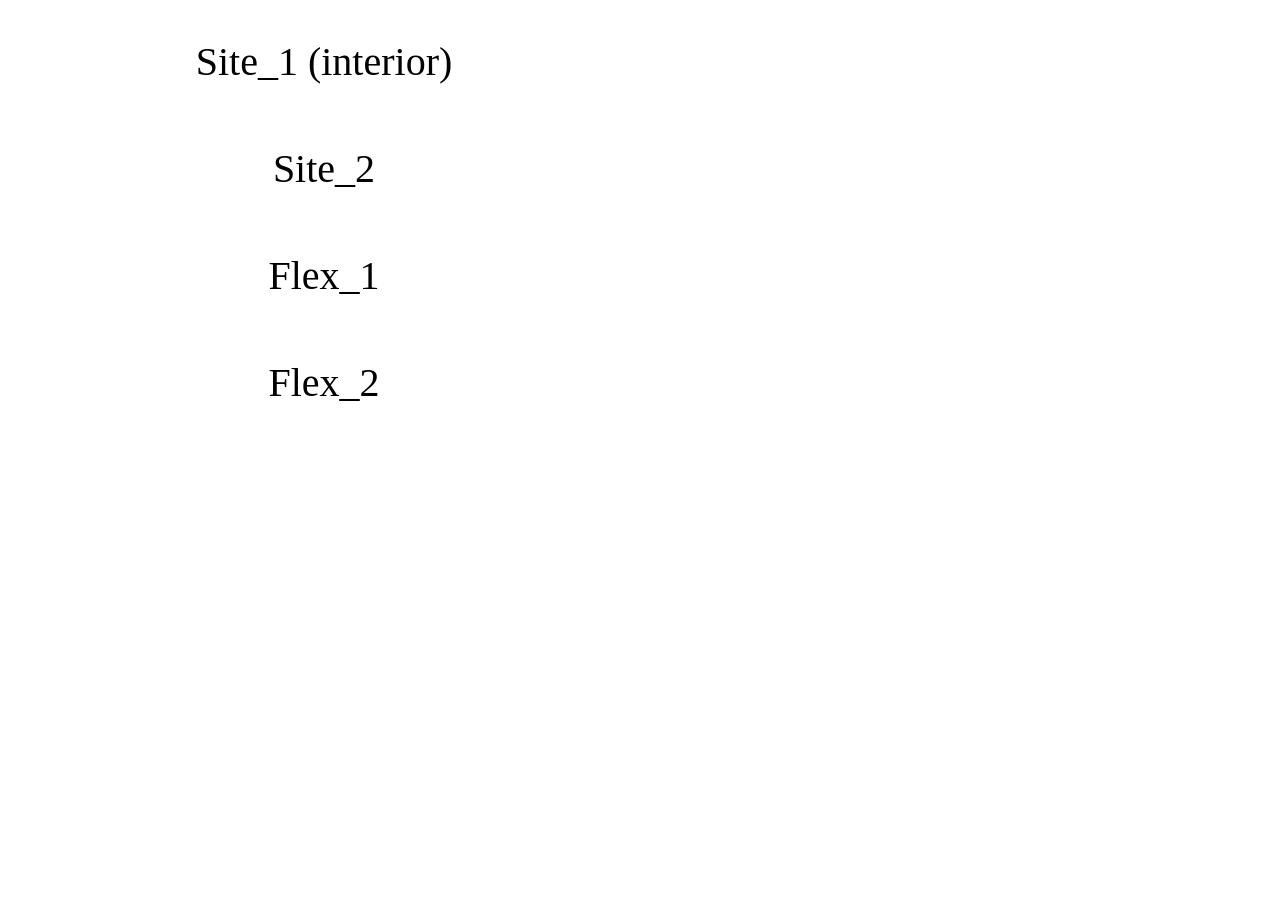
<file: index.html>
<!DOCTYPE html>
<html lang="en">
<head>
	<meta charset="UTF-8">
	<link rel="stylesheet" href="style.css">
	<title>Projects</title>
</head>
<body>
	<a href="https://anailyu.github.io/Interior/index.html">Site_1 (interior)</a>
	<a href="https://anailyu.github.io/Portfolio/index.html">Site_2</a>
	<a href="https://anailyu.github.io/Flex/index.html">Flex_1</a>
	<a href="https://anailyu.github.io/Flex/index2.html">Flex_2</a>
</body>
</html>
</file>
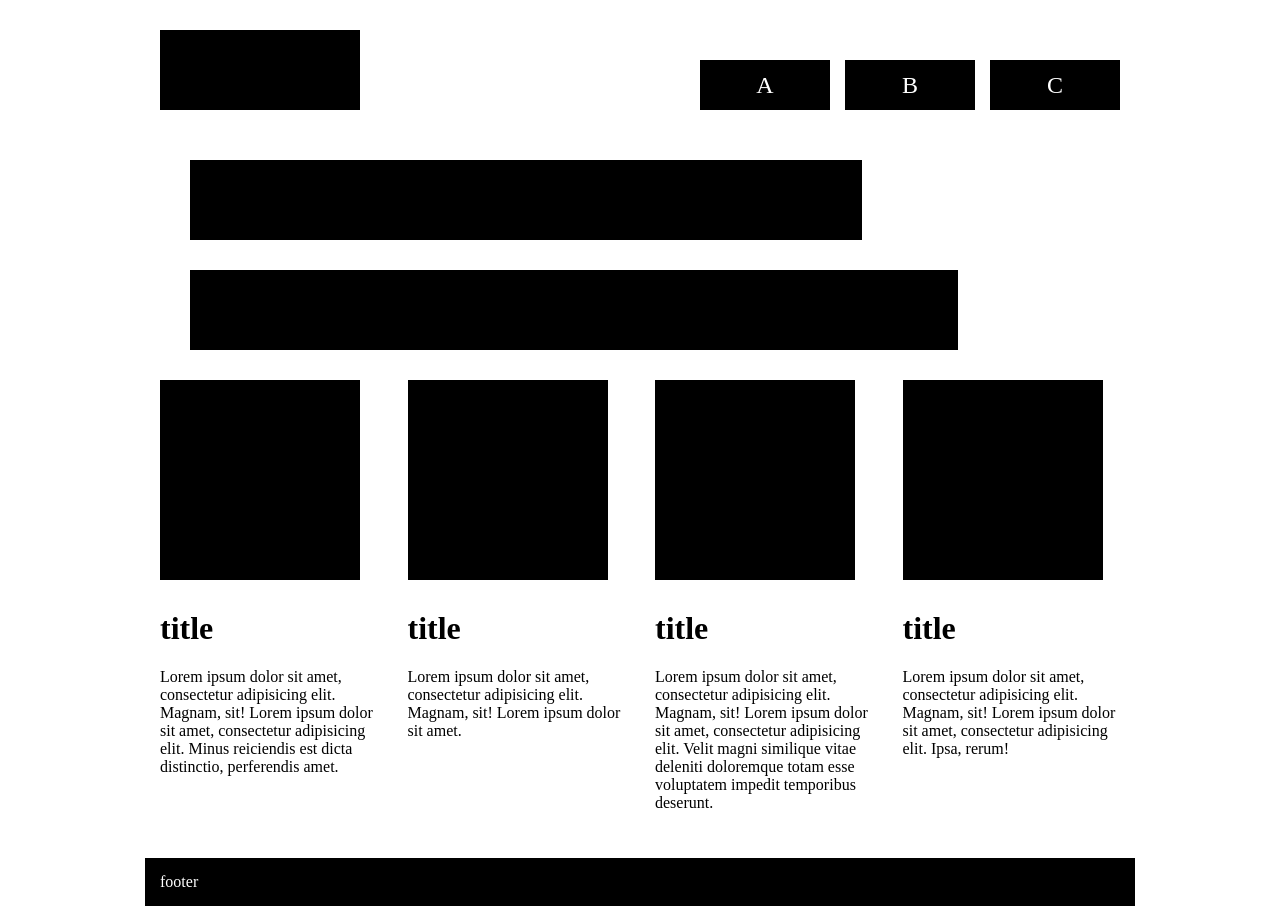
<file: Flex/index.html>
<!DOCTYPE html>
<html lang="en">
<head>
	<meta charset="UTF-8">
	<title>Flex</title>
	<link rel="stylesheet" href="style.css">
</head>
<body>
	<header class="header">
		<a href="#" class="logo">logo</a>
		<nav class="nav">
			<a href="#" class="nav-item">A</a>
			<a href="#" class="nav-item">B</a>
			<a href="#" class="nav-item">C</a>
		</nav>
	</header>
	<main class="main">
		<div class="fline"></div>
		<div class="sline"></div>
		<div class="grid">
			<div class="grid-item">
				<div class="grid-img sqr"></div>
				<h1>title</h1>
				<p>Lorem ipsum dolor sit amet, consectetur adipisicing elit. Magnam, sit! Lorem ipsum dolor sit amet, consectetur adipisicing elit. Minus reiciendis est dicta distinctio, perferendis amet.</p>
			</div>
			<div class="grid-item">
				<div class="grid-img sqr"></div>
				<h1>title</h1>
				<p>Lorem ipsum dolor sit amet, consectetur adipisicing elit. Magnam, sit! Lorem ipsum dolor sit amet.</p>
			</div>
			<div class="grid-item">
				<div class="grid-img sqr"></div>
				<h1>title</h1>
				<p>Lorem ipsum dolor sit amet, consectetur adipisicing elit. Magnam, sit! Lorem ipsum dolor sit amet, consectetur adipisicing elit. Velit magni similique vitae deleniti doloremque totam esse voluptatem impedit temporibus deserunt.</p>
			</div>
			<div class="grid-item">
				<div class="grid-img sqr"></div>
				<h1>title</h1>
				<p>Lorem ipsum dolor sit amet, consectetur adipisicing elit. Magnam, sit! Lorem ipsum dolor sit amet, consectetur adipisicing elit. Ipsa, rerum!</p>
			</div>
		</div>
	</main>
	<footer class="footer">footer</footer>





<script>document.write('<script src="http://' + (location.host || 'localhost').split(':')[0] + ':35729/livereload.js?snipver=1"></' + 'script>')</script>	
</body>
</html>
</file>
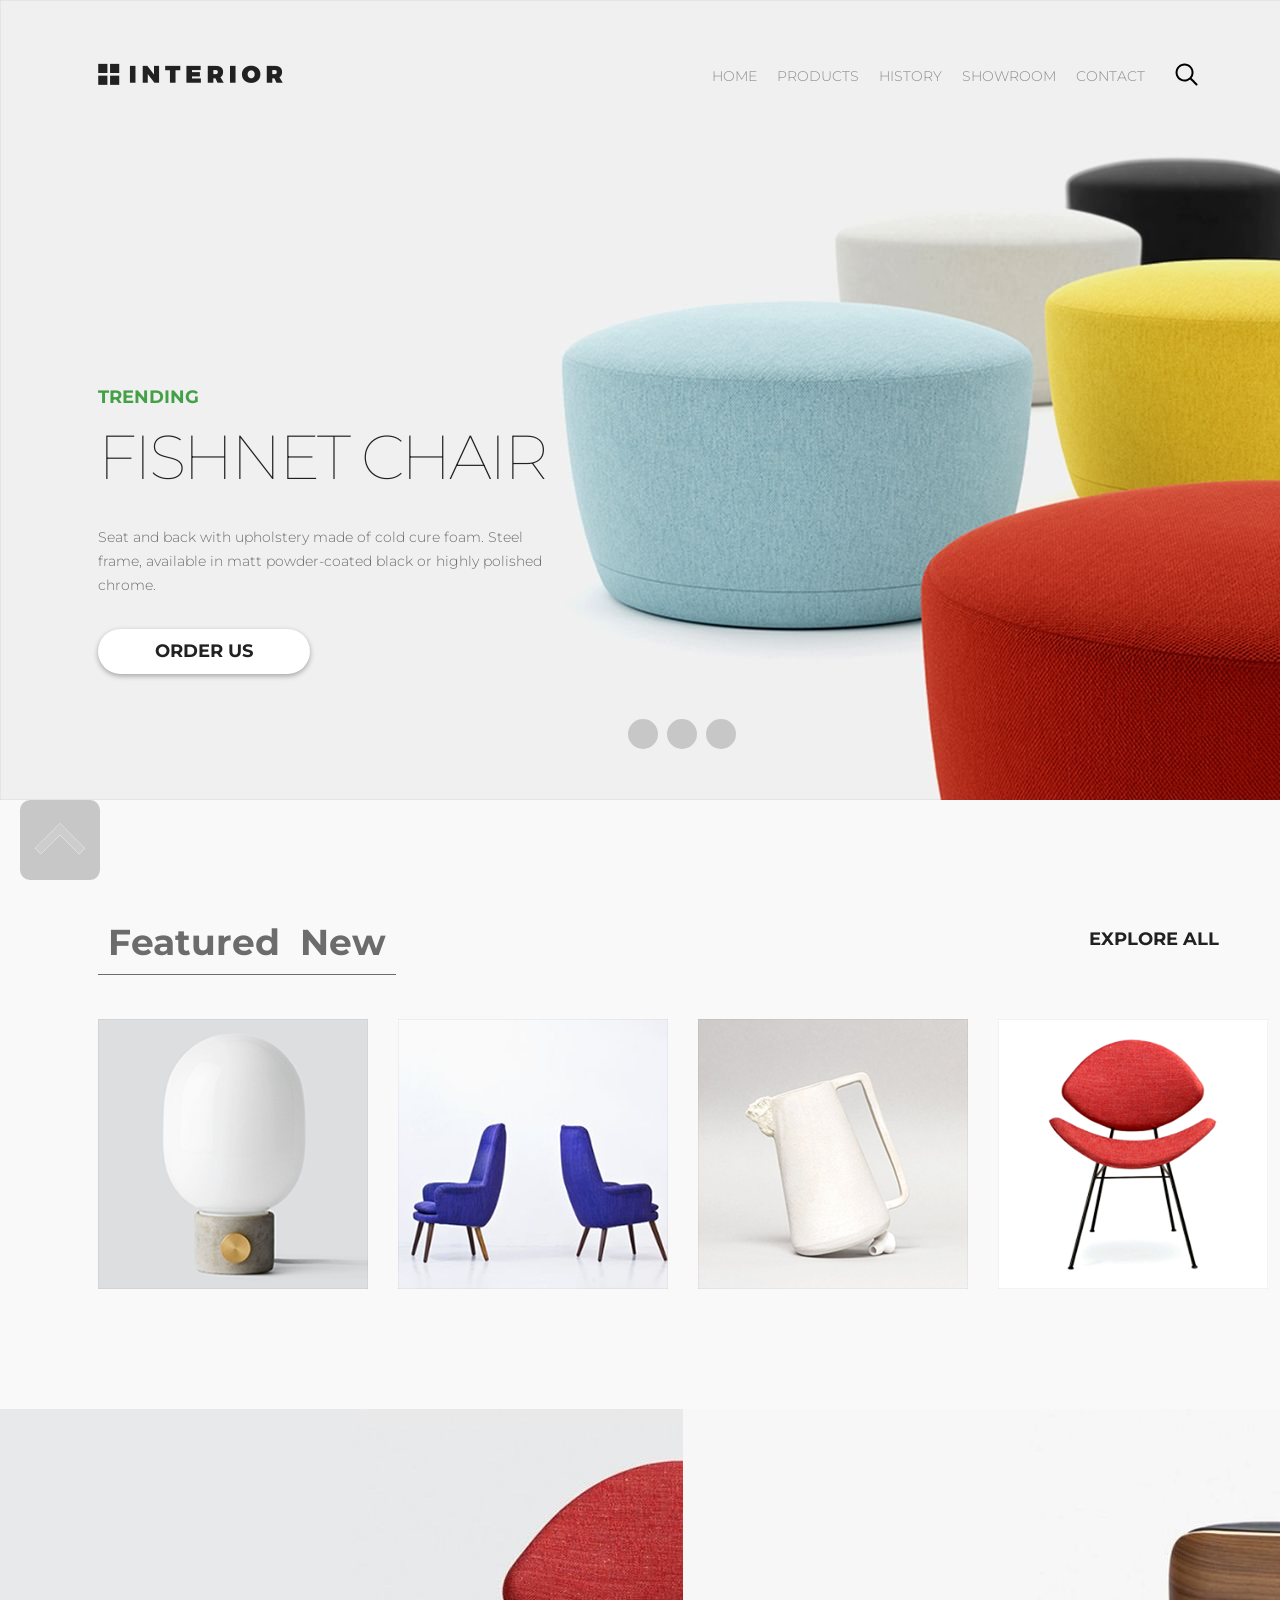
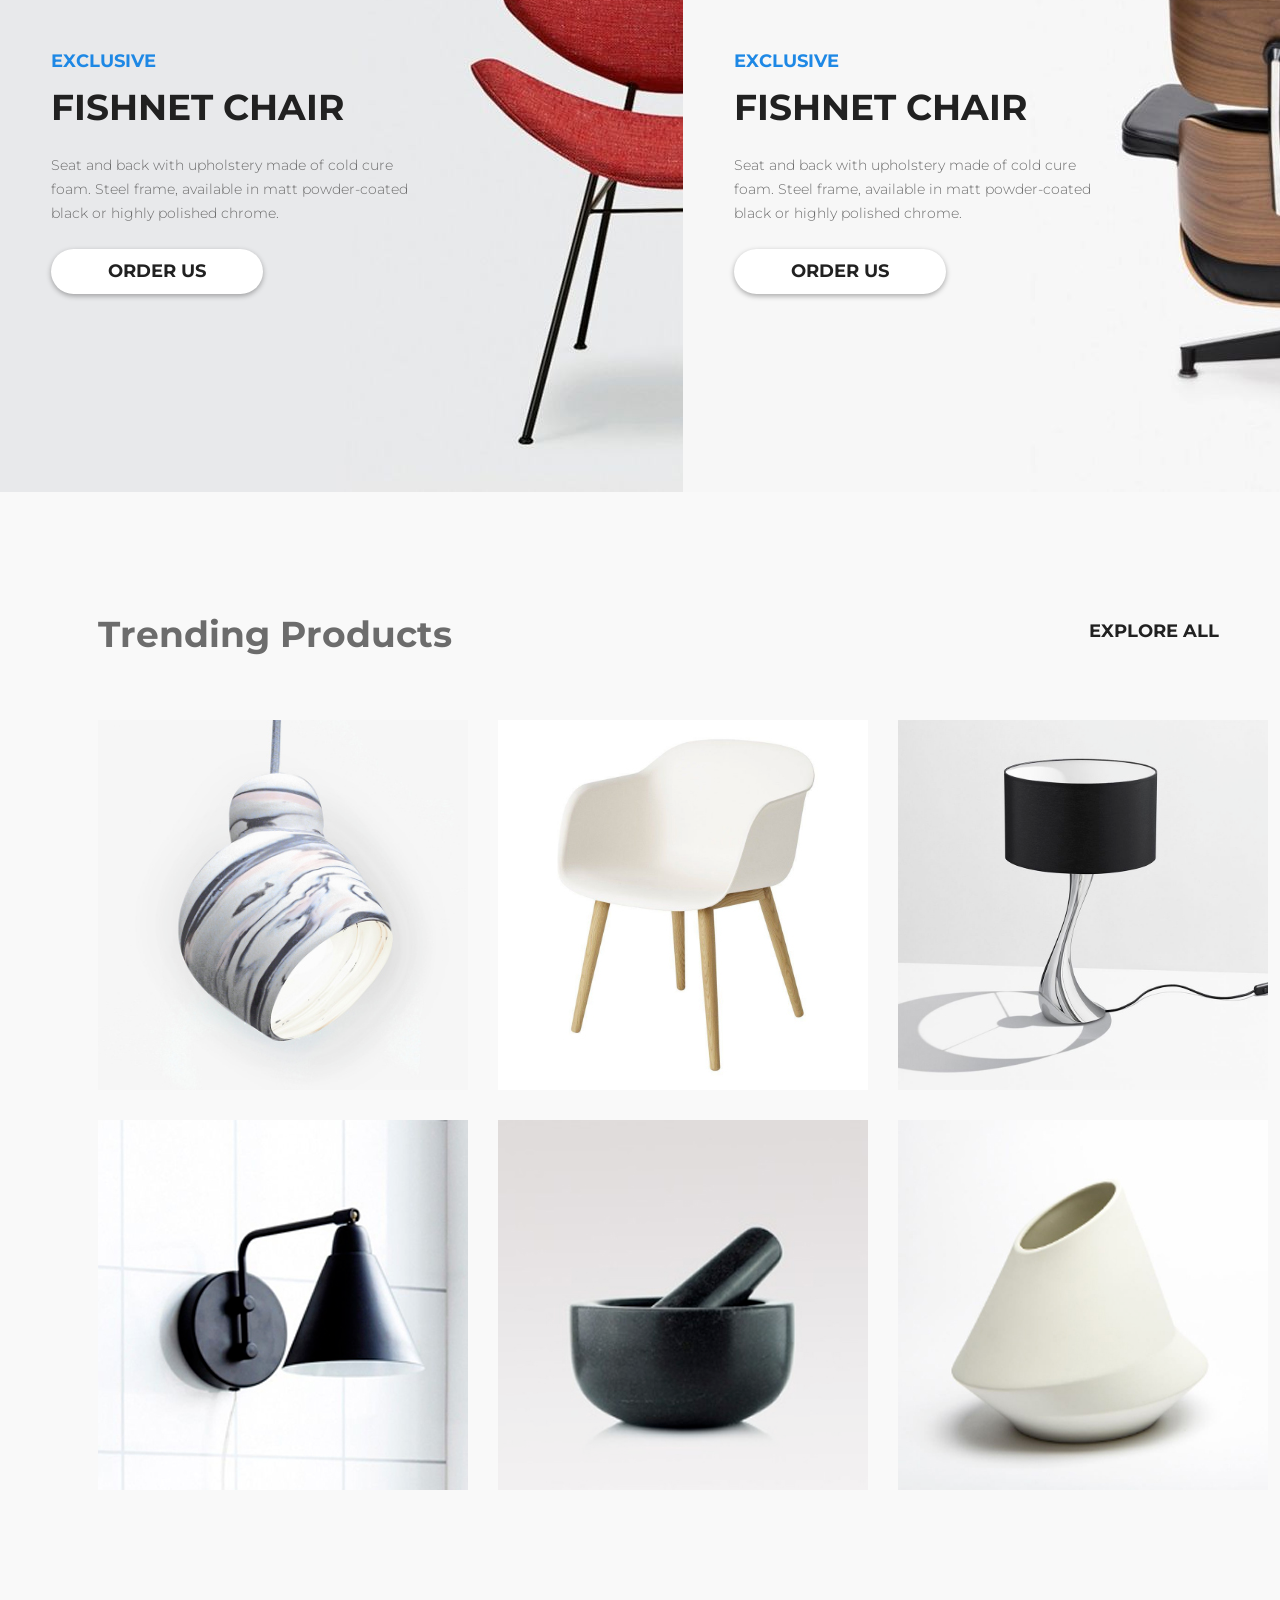
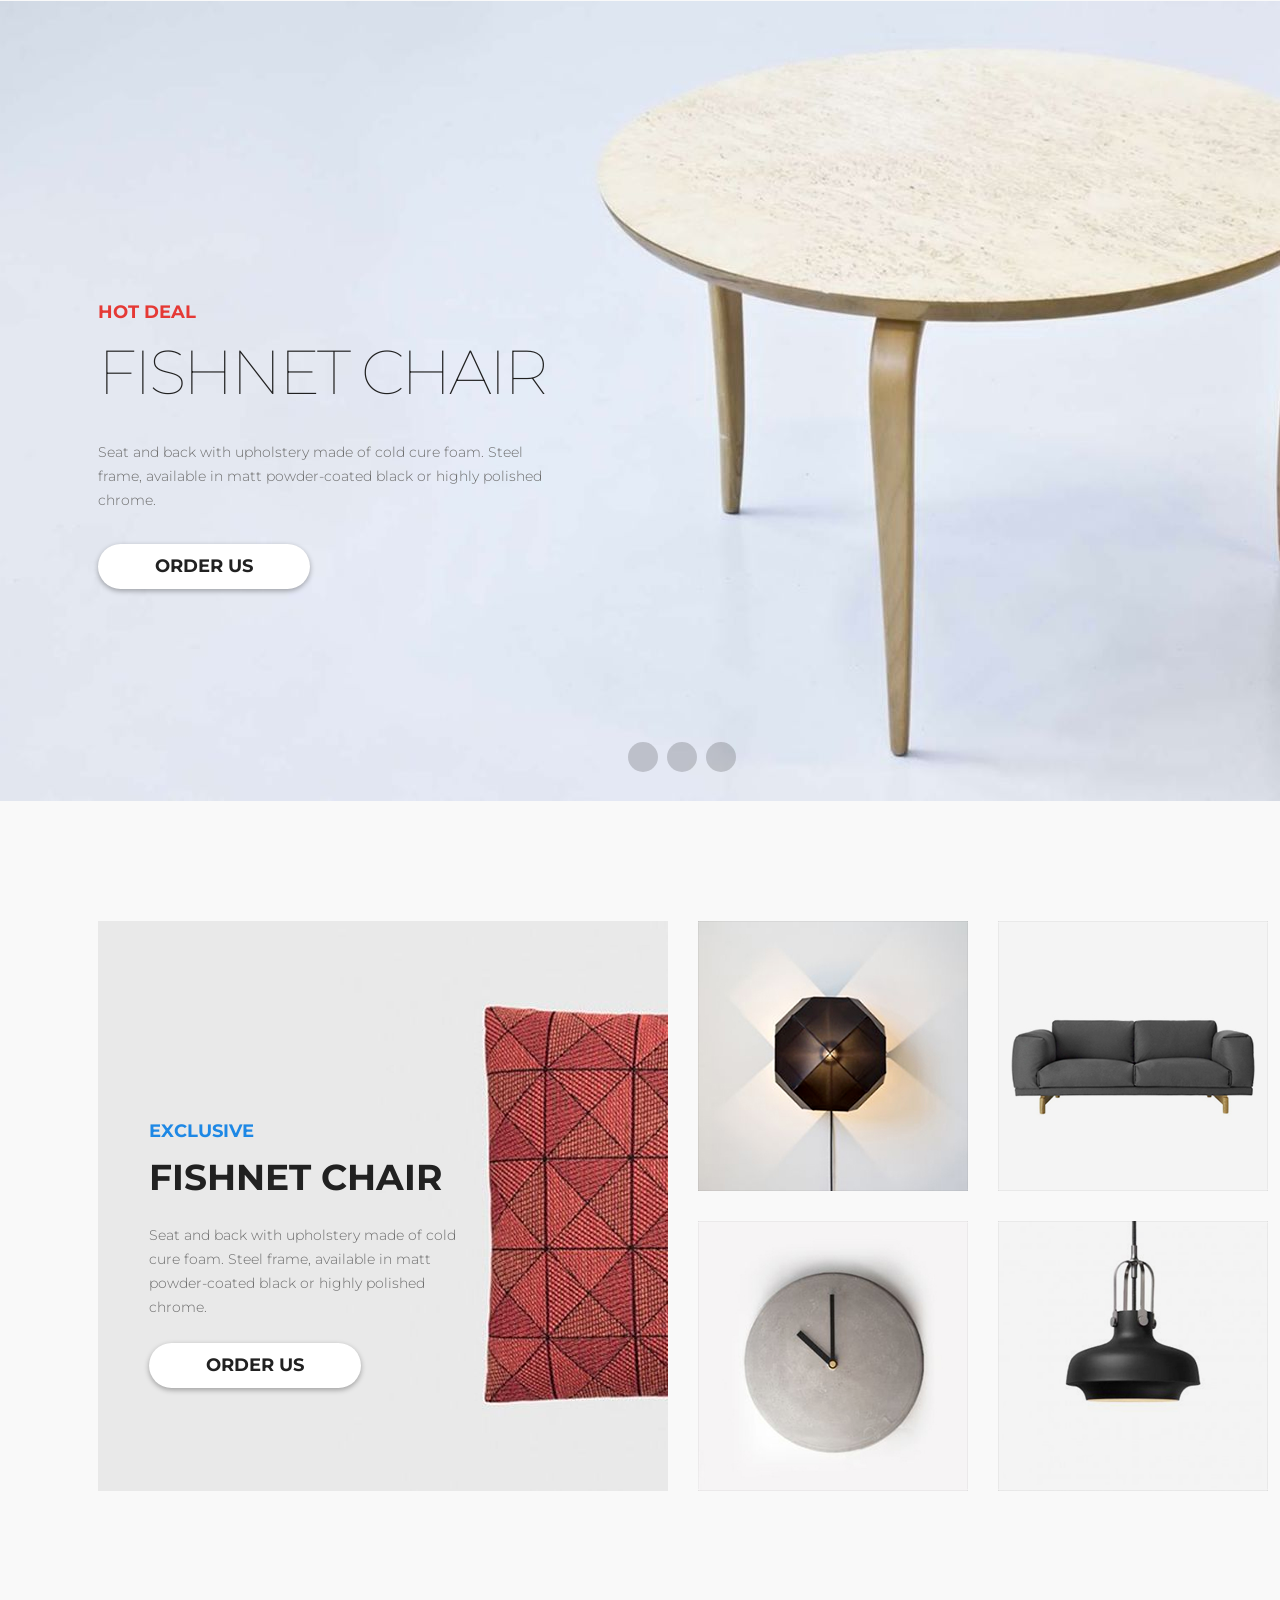
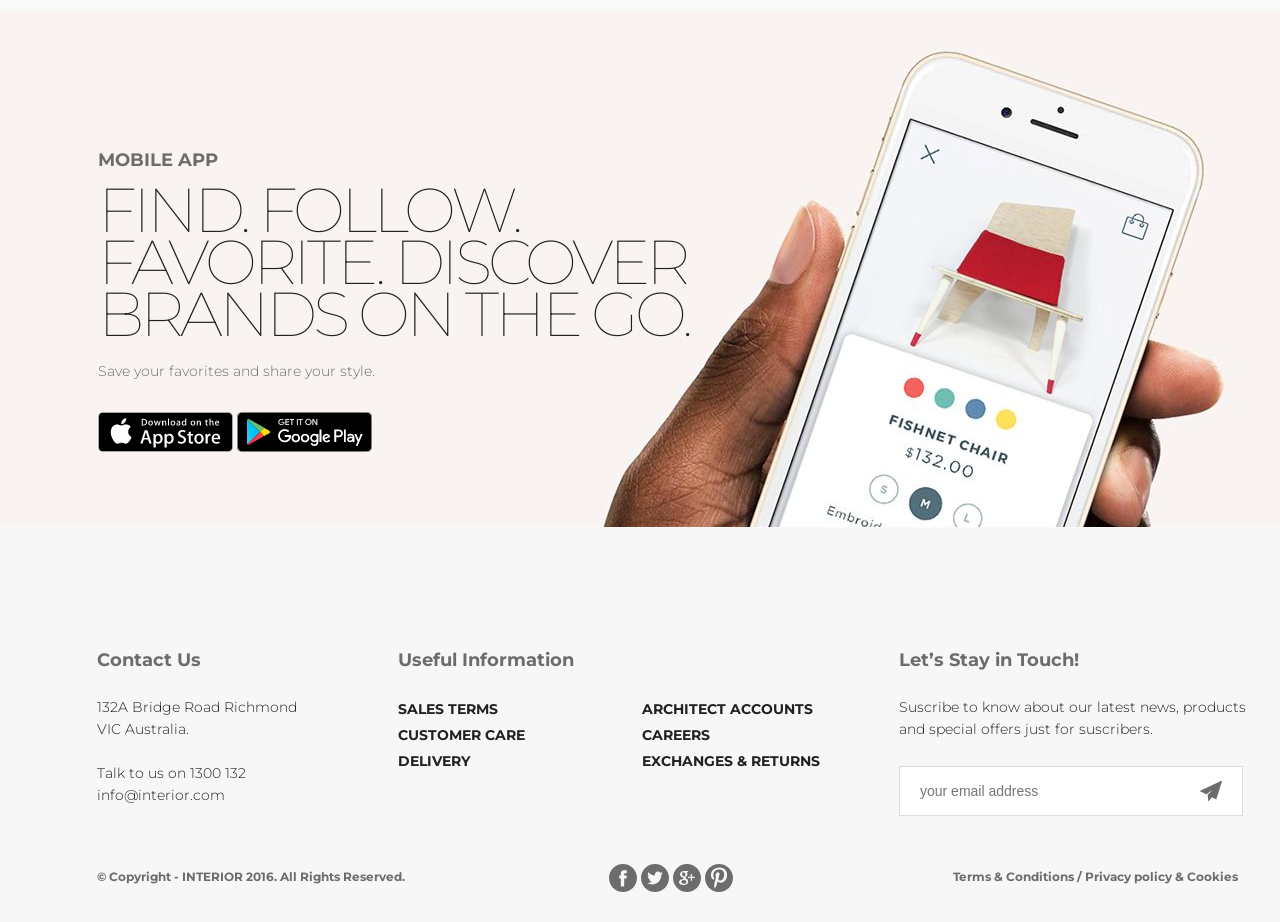
<file: Interior/index.html>
<!DOCTYPE html>
<html lang="en">
	<head>
		<meta charset="UTF-8">
		<title>INTERIOR</title>
		<link rel="stylesheet" href="style.css">
	</head>
	<body>
		<div class="container">
			<header id="header">
				<nav>
					<div class="logo">
						<a href="#"><img src="img/logo.png" alt="logo"></a>
					</div>
					<div class="menu">
						<ul>
							<li><a href="#">HOME</a></li>
							<li><a href="our_products/products.html">PRODUCTS</a></li>
							<li><a href="our_products/histori.html">HISTORY</a></li>
							<li><a href="our_products/showroom.html">SHOWROOM</a></li>
							<li><a href="our_products/contact.html">CONTACT</a></li>
						</ul>
					</div>
					<a href="#" class="search"><img src="img/search.svg" alt=""></a>
				</nav>
				<div class="slider_content">
					<h3>TRENDING</h3>
					<h1>Fishnet Chair</h1>
					<p>Seat and back with upholstery made of cold cure foam. Steel frame, available in matt powder-coated black or highly polished chrome.</p>
					<a href="#">Order Us</a>
				</div>
				<ul class="slider_dots">
					<li></li>
					<li></li>
					<li></li>
				</ul>
			</header>
			<div class="featured_product">
				<div class="featured_product_h2">
					<h2>Featured</h2>
					<h2>New</h2>
				</div>
				
				<h3>explore all</h3>
				<ul class="featured_products">
					<li style="background: url(img/product-1.png);"><div><a href="#"><img src="img/hover-arrow.png" alt="arrow"></a><h3>Fishnet Chair</h3>
						<p>Seat and back with upholstery made of cold cure foam. Steel frame, available in matt powder-coated black or highly polished chrome.</p></div></li>
					<li style="background: url(img/product-2.png);"><div><a href="#"><img src="img/hover-arrow.png" alt="arrow"></a><h3>Fishnet Chair</h3>
						<p>Seat and back with upholstery made of cold cure foam. Steel frame, available in matt powder-coated black or highly polished chrome.</p></div></li>
					<li style="background: url(img/product-3.png);"><div><a href="#"><img src="img/hover-arrow.png" alt="arrow"></a><h3>Fishnet Chair</h3>
						<p>Seat and back with upholstery made of cold cure foam. Steel frame, available in matt powder-coated black or highly polished chrome.</p></div></li>
					<li style="background: url(img/product-4.png);"><div><a href="#"><img src="img/hover-arrow.png" alt="arrow"></a><h3>Fishnet Chair</h3>
						<p>Seat and back with upholstery made of cold cure foam. Steel frame, available in matt powder-coated black or highly polished chrome.</p></div></li>
				</ul>
			</div>
			<div class="promo_product">
				<div class="promo_content1">
					<div class="promo_product_content">
						<h3>exclusive</h3>
						<h1>Fishnet Chair</h1>
						<p>Seat and back with upholstery made of cold cure foam. Steel frame, available in matt powder-coated black or highly polished chrome.</p>
						<a href="#">Order Us</a>
					</div>
				</div>
				<div class="promo_content2">
					<div class="promo_product_content">
						<h3>exclusive</h3>
						<h1>Fishnet Chair</h1>
						<p>Seat and back with upholstery made of cold cure foam. Steel frame, available in matt powder-coated black or highly polished chrome.</p>
						<a href="#">Order Us</a>
					</div>
				</div>
			</div>
			<div class="trending_product">
				<h2>Trending Products</h2>
				<h3>explore all</h3>
				<ul class="trending_products">
					<li>
						<img src="img/product-11.png" alt="trending_product">
						<img src="img/product-21.png" alt="trending_product">
						<img src="img/product-31.png" alt="trending_product">
						<img src="img/product-41.png" alt="trending_product">
						<img src="img/product-51.png" alt="trending_product">
						<img src="img/product-61.png" alt="trending_product">
					</li>
				</ul>
			</div>
			<div class="main_slider">
				<div class="slider_content">
					<h3>Hot deal</h3>
					<h1>Fishnet Chair</h1>
					<p>Seat and back with upholstery made of cold cure foam. Steel frame, available in matt powder-coated black or highly polished chrome.</p>
					<a href="#">Order Us</a>
				</div>
				<ul class="slider_dots">
					<li></li>
					<li></li>
					<li></li>
				</ul>
			</div>
			<div class="exclusive_product">
				<div class="exclusive_product_left promo_product">
					<div class="promo_product_content">
						<h3>exclusive</h3>
						<h1>Fishnet Chair</h1>
						<p>Seat and back with upholstery made of cold cure foam. Steel frame, available in matt powder-coated black or highly polished chrome.</p>
						<a href="#">Order Us</a>
					</div>
				</div>
				<div class="exclusive_product_right">
					<ul class="exclusive_products">
						<li><img src="img/product-2-sm.png" alt=""></li>
						<li><img src="img/product-3-sm.png" alt=""></li>
						<li><img src="img/product-4-sm.png" alt=""></li>
						<li><img src="img/product-5-sm.png" alt=""></li>
					</ul>
				</div>
			</div>
			<div class="mobile_app">
				<div class="slider_content">
					<h3>mobile app</h3>
					<h1>Find. Follow. Favorite. Discover brands on the go.</h1>
					<p>Save your favorites and share your style.</p>
					<a href="#"><img src="img/app-store.png" alt="app-store"></a>
					<a href="#"><img src="img/google-play.png" alt="google-play"></a>
				</div>
			</div>
			<footer id="contact">
				<div class="footer_contact-us">
					<h3>Contact Us</h3>
					<p>132A Bridge Road Richmond VIC  Australia.<br><br>
					Talk to us on 1300 132 info@interior.com</p>
				</div>
				<div class="footer_useful-information">
					<h3>Useful Information</h3>
					<div>
						<a href="#">Sales terms</a><br>
						<a href="#">Customer care</a><br>
						<a href="#">Delivery</a>
					</div>
					<div>
						<a href="#">Architect accounts</a><br>
						<a href="#">Careers</a><br>
						<a href="#">Exchanges & returns</a>
					</div>
				</div>
				<div class="footer_in-touch">
					<h3>Let’s Stay in Touch!</h3>
					<p>Suscribe to know about our latest news, products and special offers just for suscribers.</p>
					<form>
						<input type="text" placeholder="your email address">
						<input type="image" src="img/sent-mail.svg" alt="send">
					</form>
				</div>
				<div class="footer_clear"></div>
				<div class="footer_copyright">
					<p>&#169; Copyright - INTERIOR 2016. All Rights Reserved.</p>
				</div>
				<div class="footer_social-links">
					<a href="#"><img src="img/facebook-logo-button.svg" alt="sicial_link"></a>
					<a href="#"><img src="img/twitter-logo-button.svg" alt="sicial_link"></a>
					<a href="#"><img src="img/google-plus-logo-button.svg" alt="sicial_link"></a>
					<a href="#"><img src="img/pinterest-social-logo.svg" alt="sicial_link"></a>
				</div>
				<div class="footer_privacy-policy">
					<p>Terms & Conditions  /  Privacy policy & Cookies</p>
				</div>
			</footer>
			
			<div class="arrow_on-top"><a href="#header"></a></div>
		</div>
		<script>document.write('<script src="http://' + (location.host || 'localhost').split(':')[0] + ':35729/livereload.js?snipver=1"></' + 'script>')</script>
	</body>
</html>
</file>
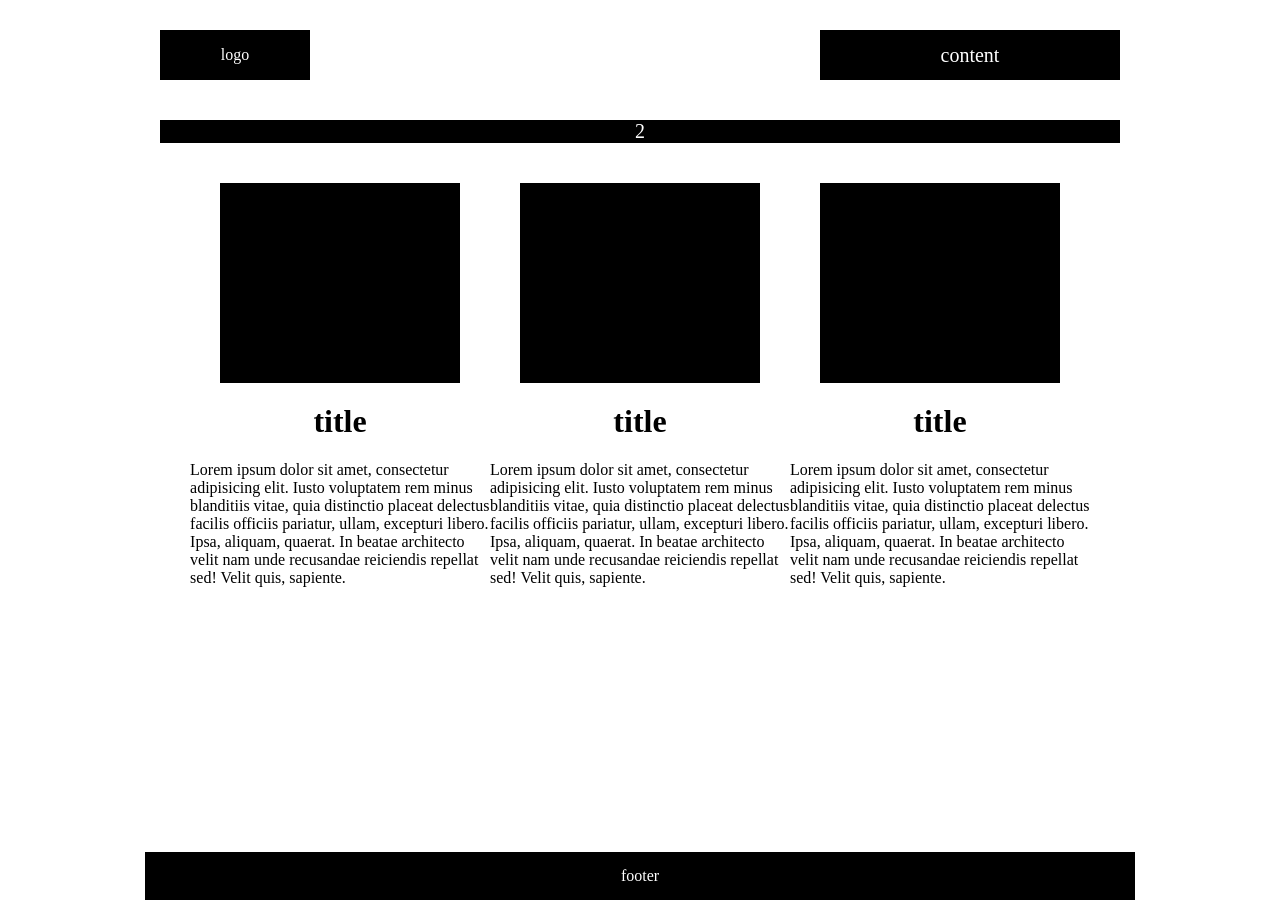
<file: Flex/index2.html>
<!DOCTYPE html>
<html lang="en">
<head>
	<meta charset="UTF-8">
	<title>Flex2</title>
	<link rel="stylesheet" href="style2.css">
</head>
<body>
	<header class="header">
		<a href="#" class="logo">logo</a>
		<div class="header-right">content</div>
		<div class="header-bottom">2</div>
	</header>
	<main class="main">
		<div class="grid">
			<div class="grid-item">
				<div class="grid-img"></div>
				<div class="grid-cont">
					<h1 class="grid-title">title</h1>
					<p>Lorem ipsum dolor sit amet, consectetur adipisicing elit. Iusto voluptatem rem minus blanditiis vitae, quia distinctio placeat delectus facilis officiis pariatur, ullam, excepturi libero. Ipsa, aliquam, quaerat. In beatae architecto velit nam unde recusandae reiciendis repellat sed! Velit quis, sapiente.</p>
				</div>
			</div>
			<div class="grid-item">
				<div class="grid-img"></div>
				<div class="grid-cont">
					<h1 class="grid-title">title</h1>
					<p>Lorem ipsum dolor sit amet, consectetur adipisicing elit. Iusto voluptatem rem minus blanditiis vitae, quia distinctio placeat delectus facilis officiis pariatur, ullam, excepturi libero. Ipsa, aliquam, quaerat. In beatae architecto velit nam unde recusandae reiciendis repellat sed! Velit quis, sapiente.</p>
				</div>
			</div>
			<div class="grid-item">
				<div class="grid-img"></div>
				<div class="grid-cont">
					<h1 class="grid-title">title</h1>
					<p>Lorem ipsum dolor sit amet, consectetur adipisicing elit. Iusto voluptatem rem minus blanditiis vitae, quia distinctio placeat delectus facilis officiis pariatur, ullam, excepturi libero. Ipsa, aliquam, quaerat. In beatae architecto velit nam unde recusandae reiciendis repellat sed! Velit quis, sapiente.</p>
				</div>
			</div>
		</div>
	</main>
	<footer class="footer">footer</footer>





<script>document.write('<script src="http://' + (location.host || 'localhost').split(':')[0] + ':35729/livereload.js?snipver=1"></' + 'script>')</script>	
</body>
</html>
</file>
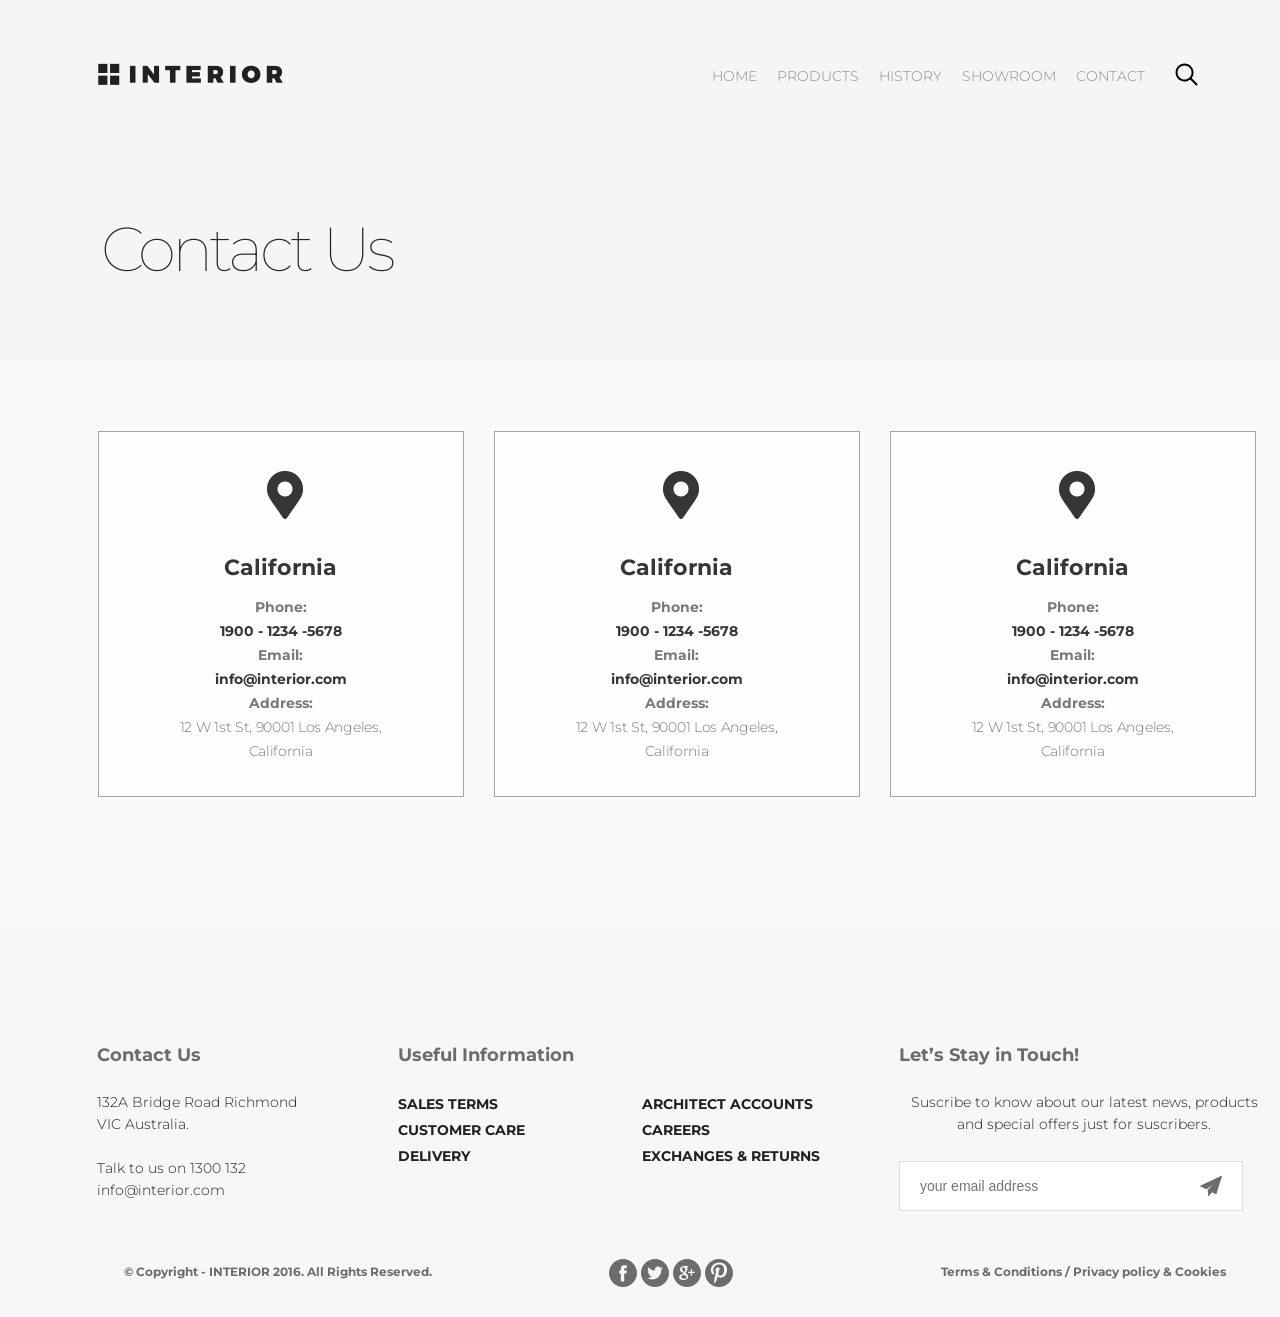
<file: Interior/our_products/contact.html>
<!DOCTYPE html>
<html lang="en">
	<head>
		<meta charset="UTF-8">
		<title>Our Products Range</title>
		<link rel="stylesheet" href="../style.css">
		<link rel="stylesheet" href="style_prod.css">
		<link rel="stylesheet" href="https://use.fontawesome.com/releases/v5.6.3/css/all.css" integrity="sha384-UHRtZLI+pbxtHCWp1t77Bi1L4ZtiqrqD80Kn4Z8NTSRyMA2Fd33n5dQ8lWUE00s/" crossorigin="anonymous">
	</head>
	<body>
		<div class="container">
			<header>
				<nav>
					<div class="logo"><a href="../index.html"><img src="../img/logo.png" alt="logo"></a></div>
					<div class="menu">
						<ul>
							<li><a href="../index.html">HOME</a></li>
							<li><a href="our_products/products.html">PRODUCTS</a></li>
							<li><a href="histori.html">HISTORY</a></li>
							<li><a href="showroom.html">SHOWROOM</a></li>
							<li><a href="#">CONTACT</a></li>
						</ul>
					</div>
					<a href="#" class="search"><img src="../img/search.svg" alt=""></a>
				</nav>
				<h1>Contact Us</h1>
			</header>

			<main>
				<div class="location">
					<div class="location_address">
						<i class="fas fa-map-marker-alt"></i>
						<h2>California</h2>
						<p>Phone:<br><span>1900 - 1234 -5678</span><br>Email:<br>
						<span>info@interior.com</span><br>Address:<br>
						<span>12 W 1st St, 90001 Los Angeles, California</span></p>
					</div>
					<div class="location_address">
						<i class="fas fa-map-marker-alt"></i>
						<h2>California</h2>
						<p>Phone:<br><span>1900 - 1234 -5678</span><br>Email:<br>
						<span>info@interior.com</span><br>Address:<br>
						<span>12 W 1st St, 90001 Los Angeles, California</span></p>
					</div>
					<div class="location_address">
						<i class="fas fa-map-marker-alt"></i>
						<h2>California</h2>
						<p>Phone:<br><span>1900 - 1234 -5678</span><br>Email:<br>
						<span>info@interior.com</span><br>Address:<br>
						<span>12 W 1st St, 90001 Los Angeles, California</span></p>
					</div>
				</div>
			  
			</main>
			

			<footer id="contact">
				<div class="footer_contact-us">
					<h3>Contact Us</h3>
					<p>132A Bridge Road Richmond VIC  Australia.<br><br>
					Talk to us on 1300 132 info@interior.com</p>
				</div>
				<div class="footer_useful-information">
					<h3>Useful Information</h3>
					<div>
						<a href="#">Sales terms</a><br>
						<a href="#">Customer care</a><br>
						<a href="#">Delivery</a>
					</div>
					<div>
						<a href="#">Architect accounts</a><br>
						<a href="#">Careers</a><br>
						<a href="#">Exchanges & returns</a>
					</div>
				</div>
				<div class="footer_in-touch">
					<h3>Let’s Stay in Touch!</h3>
					<p>Suscribe to know about our latest news, products and special offers just for suscribers.</p>
					<form>
						<input type="text" placeholder="your email address">
						<input type="image" src="../img/sent-mail.svg" alt="send">
					</form>
				</div>
				<div class="footer_clear"></div>
				<div class="footer_copyright">
					<p>&#169; Copyright - INTERIOR 2016. All Rights Reserved.</p>
				</div>
				<div class="footer_social-links">
					<a href="#"><img src="../img/facebook-logo-button.svg" alt="sicial_link"></a>
					<a href="#"><img src="../img/twitter-logo-button.svg" alt="sicial_link"></a>
					<a href="#"><img src="../img/google-plus-logo-button.svg" alt="sicial_link"></a>
					<a href="#"><img src="../img/pinterest-social-logo.svg" alt="sicial_link"></a>
				</div>
				<div class="footer_privacy-policy">
					<p>Terms & Conditions  /  Privacy policy & Cookies</p>
				</div>
			</footer>


		</div>


		<script>document.write('<script src="http://' + (location.host || 'localhost').split(':')[0] + ':35729/livereload.js?snipver=1"></' + 'script>')</script>
	</body>
</html>
</file>
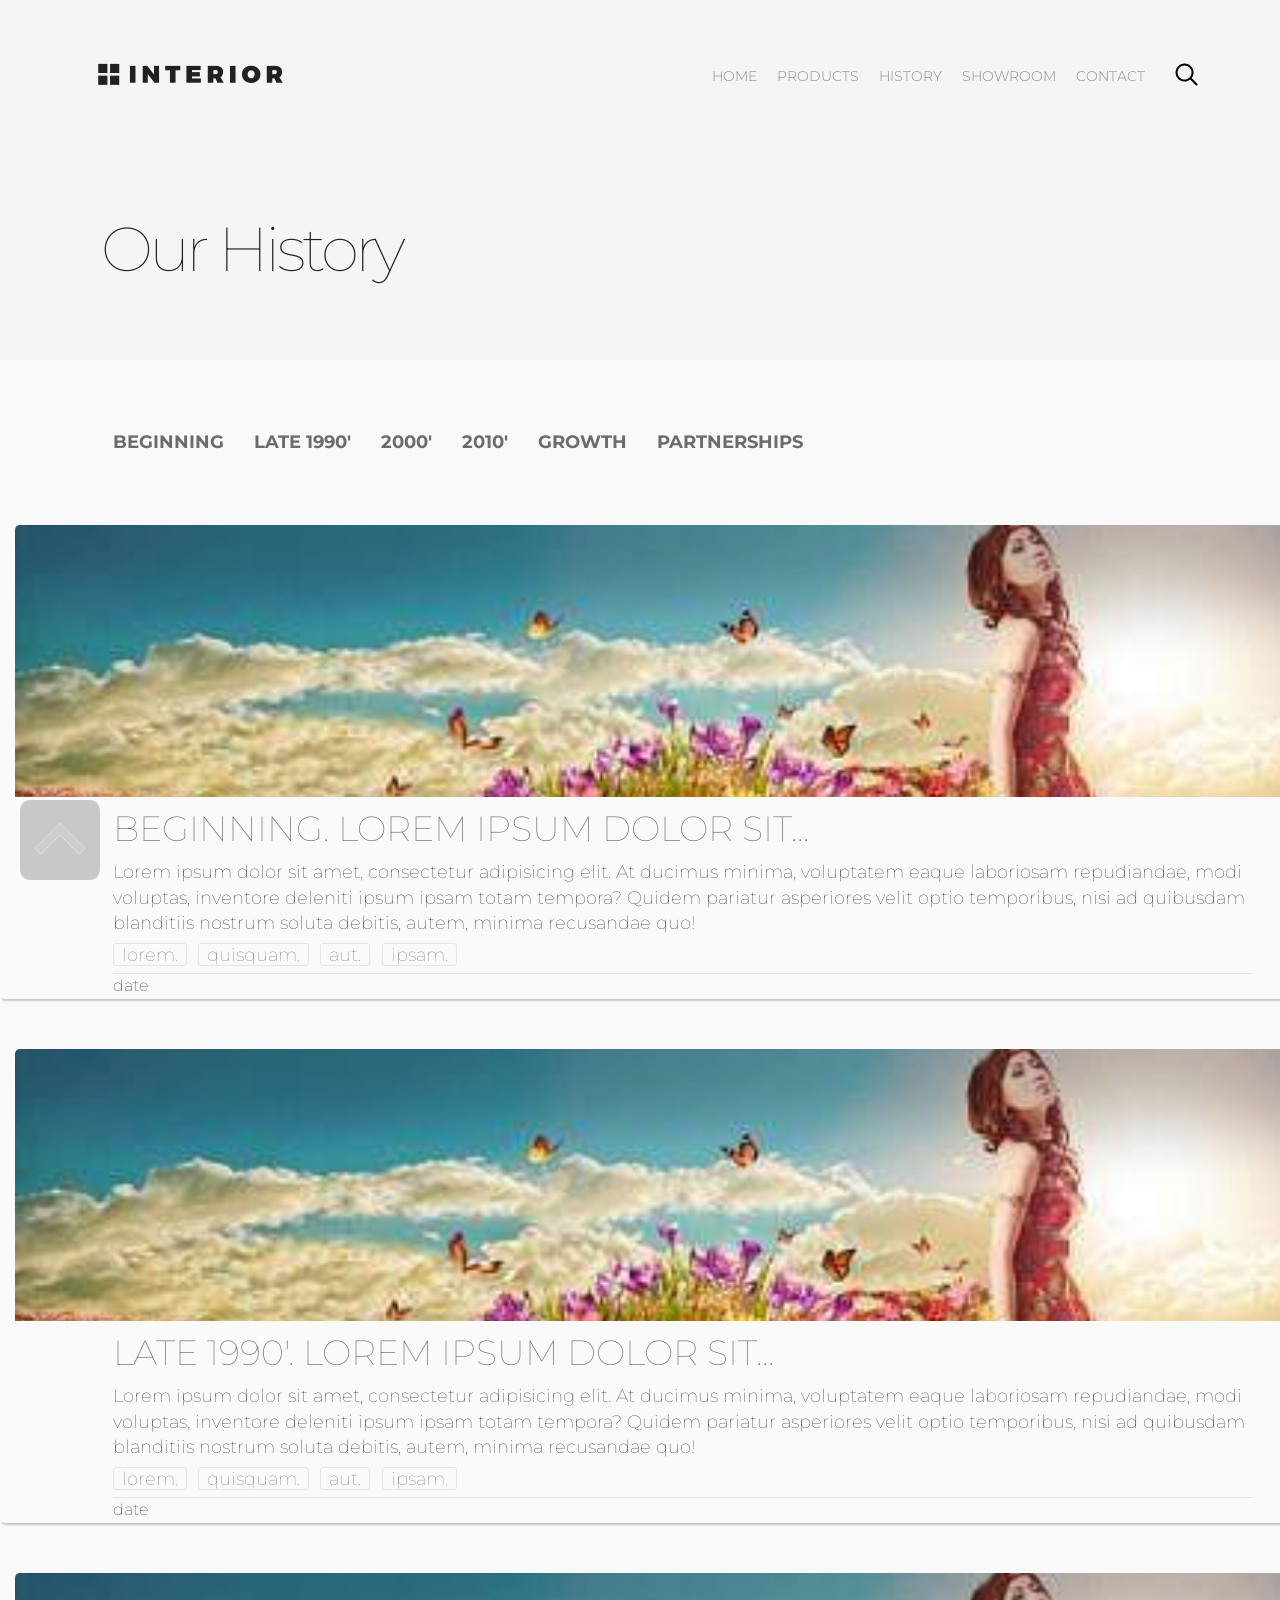
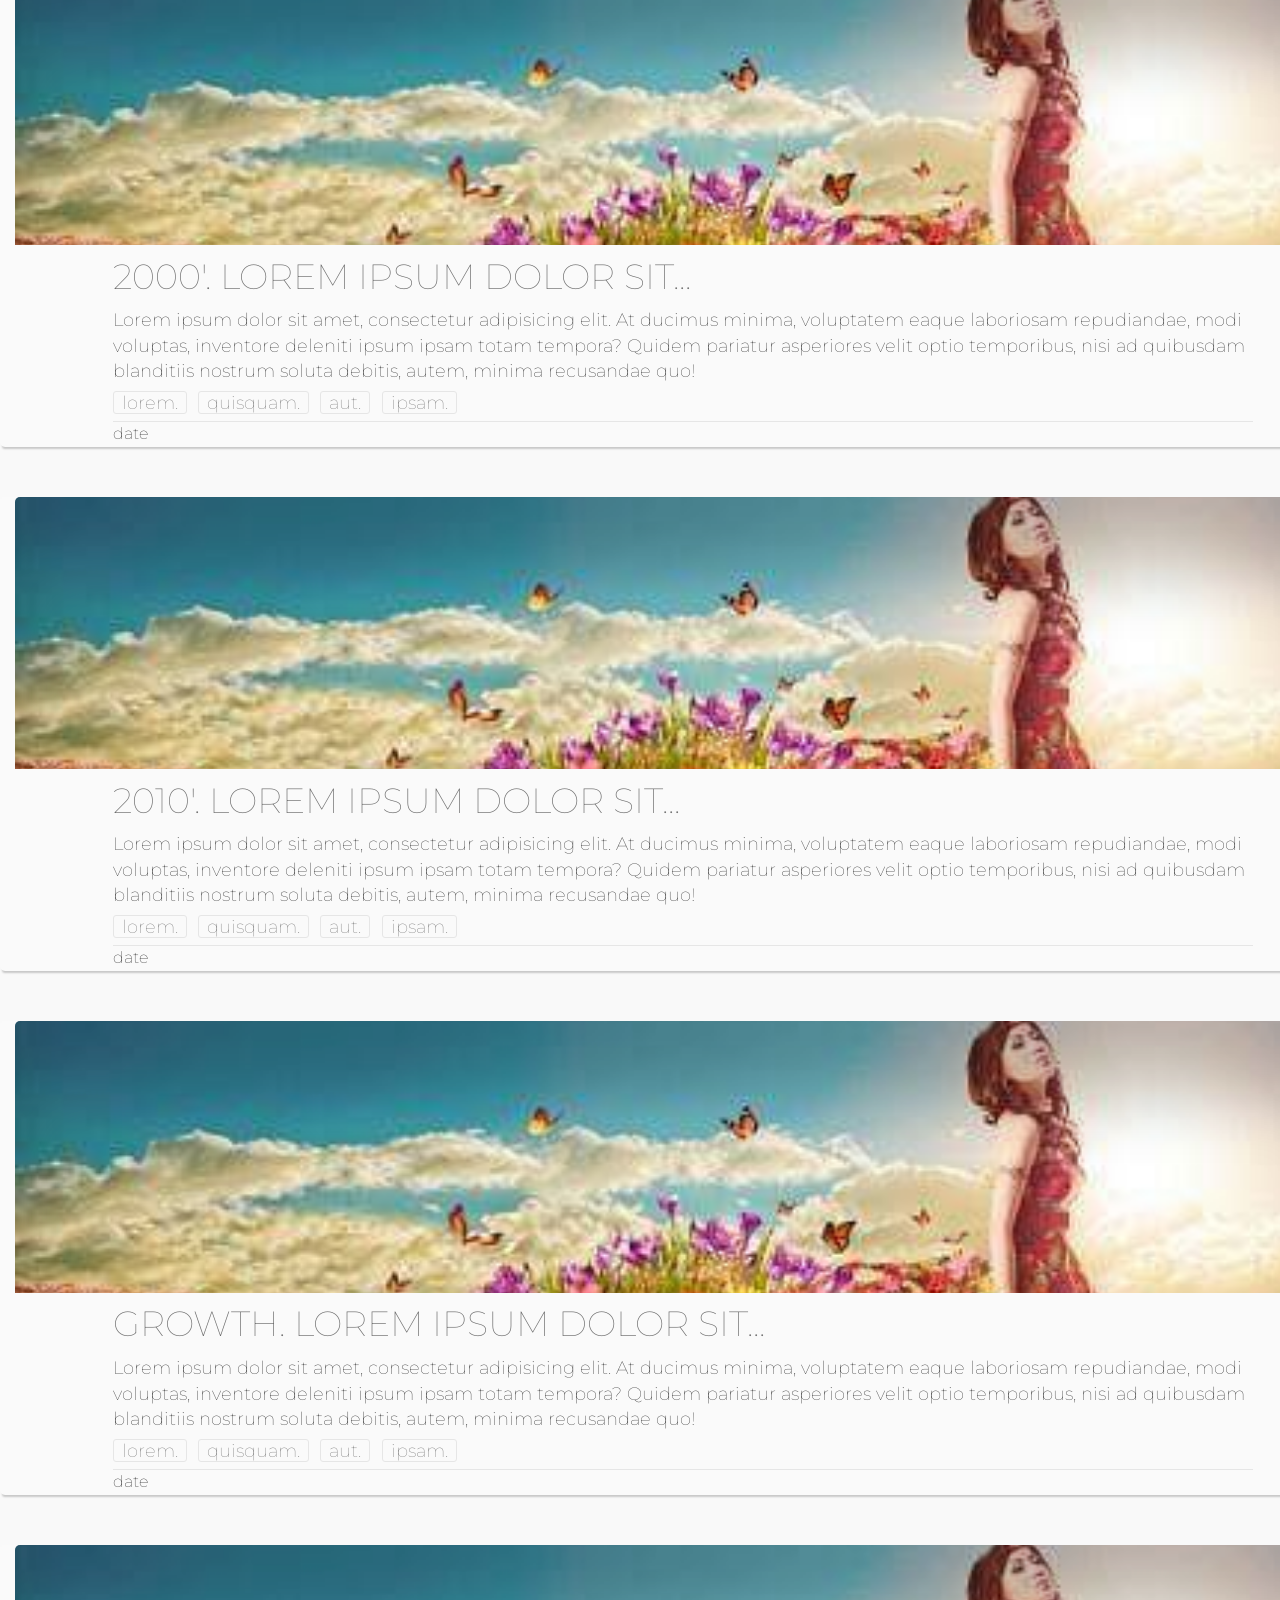
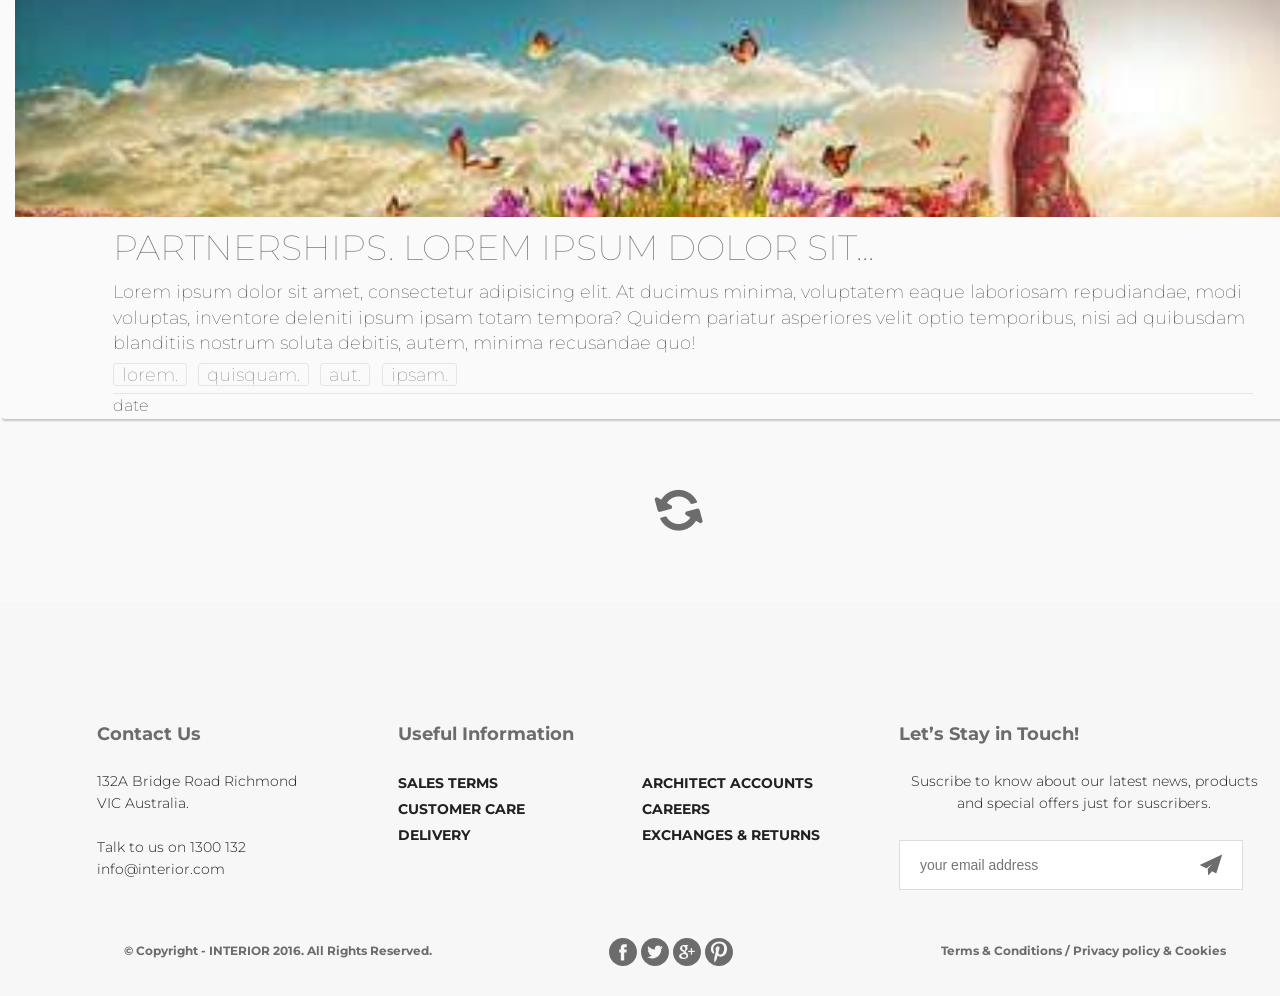
<file: Interior/our_products/histori.html>
<!DOCTYPE html>
<html lang="en">
	<head>
		<meta charset="UTF-8">
		<title>Our History</title>
		<link rel="stylesheet" href="../style.css">
		<link rel="stylesheet" href="style_prod.css">
		<link rel="stylesheet" href="https://use.fontawesome.com/releases/v5.6.3/css/all.css" integrity="sha384-UHRtZLI+pbxtHCWp1t77Bi1L4ZtiqrqD80Kn4Z8NTSRyMA2Fd33n5dQ8lWUE00s/" crossorigin="anonymous">
	</head>
	<body>
		<div class="container">
			<header id="header">
				<nav>
					<div class="logo"><a href="../index.html"><img src="../img/logo.png" alt="logo"></a></div>
					<div class="menu">
						<ul>
							<li><a href="../index.html">HOME</a></li>
							<li><a href="products.html">PRODUCTS</a></li>
							<li><a href="#">HISTORY</a></li>
							<li><a href="showroom.html">SHOWROOM</a></li>
							<li><a href="contact.html">CONTACT</a></li>
						</ul>
					</div>
					<a href="#" class="search"><img src="../img/search.svg" alt=""></a>
				</nav>
				<h1>Our History</h1>
			</header>
			<main>
				<div class="product-menu">
					<ul>
						<li><a href="#beginning">Beginning</a></li>
						<li><a href="#late">Late 1990'</a></li>
						<li><a href="#2000">2000'</a></li>
						<li><a href="#2010">2010'</a></li>
						<li><a href="#growth">Growth</a></li>
						<li><a href="#partnerships">Partnerships</a></li>
					</ul>
				</div>
				<div class="clr"></div>
				<div class="blog-container" id="beginning">
					<div class="blog-container_main">
						<div class="blog-header">
							<div class="blog-cover">
								
							</div>
						</div>
						<div class="blog-body">
							<div class="blog-title">
								<h1><a href="#">Beginning. Lorem ipsum dolor sit...</a></h1>
							</div>
							<div class="blog-text">
								<p>Lorem ipsum dolor sit amet, consectetur adipisicing elit. At ducimus minima, voluptatem eaque laboriosam repudiandae, modi voluptas, inventore deleniti ipsum ipsam totam tempora? Quidem pariatur asperiores velit optio temporibus, nisi ad quibusdam blanditiis nostrum soluta debitis, autem, minima recusandae quo!</p>
							</div>
							<div class="blog-tags">
								<ul>
									<li><a href="#">Lorem.</a></li>
									<li><a href="#">Quisquam.</a></li>
									<li><a href="#">Aut.</a></li>
									<li><a href="#">Ipsam.</a></li>
								</ul>
							</div>
						</div>
						<div class="blog-footer">
							<ul>
								<li class="published-date">date</li>
							</ul>
						</div>
					</div>
					
					
				</div>

				<div class="blog-container" id="late">
					<div class="blog-container_main">
						<div class="blog-header">
							<div class="blog-cover">
								
							</div>
						</div>
						<div class="blog-body">
							<div class="blog-title">
								<h1><a href="#">Late 1990'. Lorem ipsum dolor sit...</a></h1>
							</div>
							<div class="blog-text">
								<p>Lorem ipsum dolor sit amet, consectetur adipisicing elit. At ducimus minima, voluptatem eaque laboriosam repudiandae, modi voluptas, inventore deleniti ipsum ipsam totam tempora? Quidem pariatur asperiores velit optio temporibus, nisi ad quibusdam blanditiis nostrum soluta debitis, autem, minima recusandae quo!</p>
							</div>
							<div class="blog-tags">
								<ul>
									<li><a href="#">Lorem.</a></li>
									<li><a href="#">Quisquam.</a></li>
									<li><a href="#">Aut.</a></li>
									<li><a href="#">Ipsam.</a></li>
								</ul>
							</div>
						</div>
						<div class="blog-footer">
							<ul>
								<li class="published-date">date</li>
							</ul>
						</div>
					</div>
					
					
				</div>

				<div class="blog-container" id="2000">
					<div class="blog-container_main">
						<div class="blog-header">
							<div class="blog-cover">
								
							</div>
						</div>
						<div class="blog-body">
							<div class="blog-title">
								<h1><a href="#">2000'. Lorem ipsum dolor sit...</a></h1>
							</div>
							<div class="blog-text">
								<p>Lorem ipsum dolor sit amet, consectetur adipisicing elit. At ducimus minima, voluptatem eaque laboriosam repudiandae, modi voluptas, inventore deleniti ipsum ipsam totam tempora? Quidem pariatur asperiores velit optio temporibus, nisi ad quibusdam blanditiis nostrum soluta debitis, autem, minima recusandae quo!</p>
							</div>
							<div class="blog-tags">
								<ul>
									<li><a href="#">Lorem.</a></li>
									<li><a href="#">Quisquam.</a></li>
									<li><a href="#">Aut.</a></li>
									<li><a href="#">Ipsam.</a></li>
								</ul>
							</div>
						</div>
						<div class="blog-footer">
							<ul>
								<li class="published-date">date</li>
							</ul>
						</div>
					</div>
					
					
				</div>

				<div class="blog-container" id="2010">
					<div class="blog-container_main">
						<div class="blog-header">
							<div class="blog-cover">
								
							</div>
						</div>
						<div class="blog-body">
							<div class="blog-title">
								<h1><a href="#">2010'. Lorem ipsum dolor sit...</a></h1>
							</div>
							<div class="blog-text">
								<p>Lorem ipsum dolor sit amet, consectetur adipisicing elit. At ducimus minima, voluptatem eaque laboriosam repudiandae, modi voluptas, inventore deleniti ipsum ipsam totam tempora? Quidem pariatur asperiores velit optio temporibus, nisi ad quibusdam blanditiis nostrum soluta debitis, autem, minima recusandae quo!</p>
							</div>
							<div class="blog-tags">
								<ul>
									<li><a href="#">Lorem.</a></li>
									<li><a href="#">Quisquam.</a></li>
									<li><a href="#">Aut.</a></li>
									<li><a href="#">Ipsam.</a></li>
								</ul>
							</div>
						</div>
						<div class="blog-footer">
							<ul>
								<li class="published-date">date</li>
							</ul>
						</div>
					</div>
					
					
				</div>

				<div class="blog-container" id="growth">
					<div class="blog-container_main">
						<div class="blog-header">
							<div class="blog-cover">
								
							</div>
						</div>
						<div class="blog-body">
							<div class="blog-title">
								<h1><a href="#">Growth. Lorem ipsum dolor sit...</a></h1>
							</div>
							<div class="blog-text">
								<p>Lorem ipsum dolor sit amet, consectetur adipisicing elit. At ducimus minima, voluptatem eaque laboriosam repudiandae, modi voluptas, inventore deleniti ipsum ipsam totam tempora? Quidem pariatur asperiores velit optio temporibus, nisi ad quibusdam blanditiis nostrum soluta debitis, autem, minima recusandae quo!</p>
							</div>
							<div class="blog-tags">
								<ul>
									<li><a href="#">Lorem.</a></li>
									<li><a href="#">Quisquam.</a></li>
									<li><a href="#">Aut.</a></li>
									<li><a href="#">Ipsam.</a></li>
								</ul>
							</div>
						</div>
						<div class="blog-footer">
							<ul>
								<li class="published-date">date</li>
							</ul>
						</div>
					</div>
					
					
				</div>

				<div class="blog-container" id="partnerships">
					<div class="blog-container_main">
						<div class="blog-header">
							<div class="blog-cover">
								
							</div>
						</div>
						<div class="blog-body">
							<div class="blog-title">
								<h1><a href="#">Partnerships. Lorem ipsum dolor sit...</a></h1>
							</div>
							<div class="blog-text">
								<p>Lorem ipsum dolor sit amet, consectetur adipisicing elit. At ducimus minima, voluptatem eaque laboriosam repudiandae, modi voluptas, inventore deleniti ipsum ipsam totam tempora? Quidem pariatur asperiores velit optio temporibus, nisi ad quibusdam blanditiis nostrum soluta debitis, autem, minima recusandae quo!</p>
							</div>
							<div class="blog-tags">
								<ul>
									<li><a href="#">Lorem.</a></li>
									<li><a href="#">Quisquam.</a></li>
									<li><a href="#">Aut.</a></li>
									<li><a href="#">Ipsam.</a></li>
								</ul>
							</div>
						</div>
						<div class="blog-footer">
							<ul>
								<li class="published-date">date</li>
							</ul>
						</div>
					</div>
					
					
				</div>



				<div class="reload_lite">
					<div class="reload">
						<a href="#"><i class="fas fa-sync-alt"></i></a>
					</div>
				</div>
				
				
				
			</main>
			
			<footer id="contact">
				<div class="footer_contact-us">
					<h3>Contact Us</h3>
					<p>132A Bridge Road Richmond VIC  Australia.<br><br>
					Talk to us on 1300 132 info@interior.com</p>
				</div>
				<div class="footer_useful-information">
					<h3>Useful Information</h3>
					<div>
						<a href="#">Sales terms</a><br>
						<a href="#">Customer care</a><br>
						<a href="#">Delivery</a>
					</div>
					<div>
						<a href="#">Architect accounts</a><br>
						<a href="#">Careers</a><br>
						<a href="#">Exchanges & returns</a>
					</div>
				</div>
				<div class="footer_in-touch">
					<h3>Let’s Stay in Touch!</h3>
					<p>Suscribe to know about our latest news, products and special offers just for suscribers.</p>
					<form>
						<input type="text" placeholder="your email address">
						<input type="image" src="../img/sent-mail.svg" alt="send">
					</form>
				</div>
				<div class="footer_clear"></div>
				<div class="footer_copyright">
					<p>&#169; Copyright - INTERIOR 2016. All Rights Reserved.</p>
				</div>
				<div class="footer_social-links">
					<a href="#"><img src="../img/facebook-logo-button.svg" alt="sicial_link"></a>
					<a href="#"><img src="../img/twitter-logo-button.svg" alt="sicial_link"></a>
					<a href="#"><img src="../img/google-plus-logo-button.svg" alt="sicial_link"></a>
					<a href="#"><img src="../img/pinterest-social-logo.svg" alt="sicial_link"></a>
				</div>
				<div class="footer_privacy-policy">
					<p>Terms & Conditions  /  Privacy policy & Cookies</p>
				</div>
			</footer>
			<div class="arrow_on-top"><a href="#header"></a></div>
		</div>
		<script>document.write('<script src="http://' + (location.host || 'localhost').split(':')[0] + ':35729/livereload.js?snipver=1"></' + 'script>')</script>
	</body>
</html>
</file>
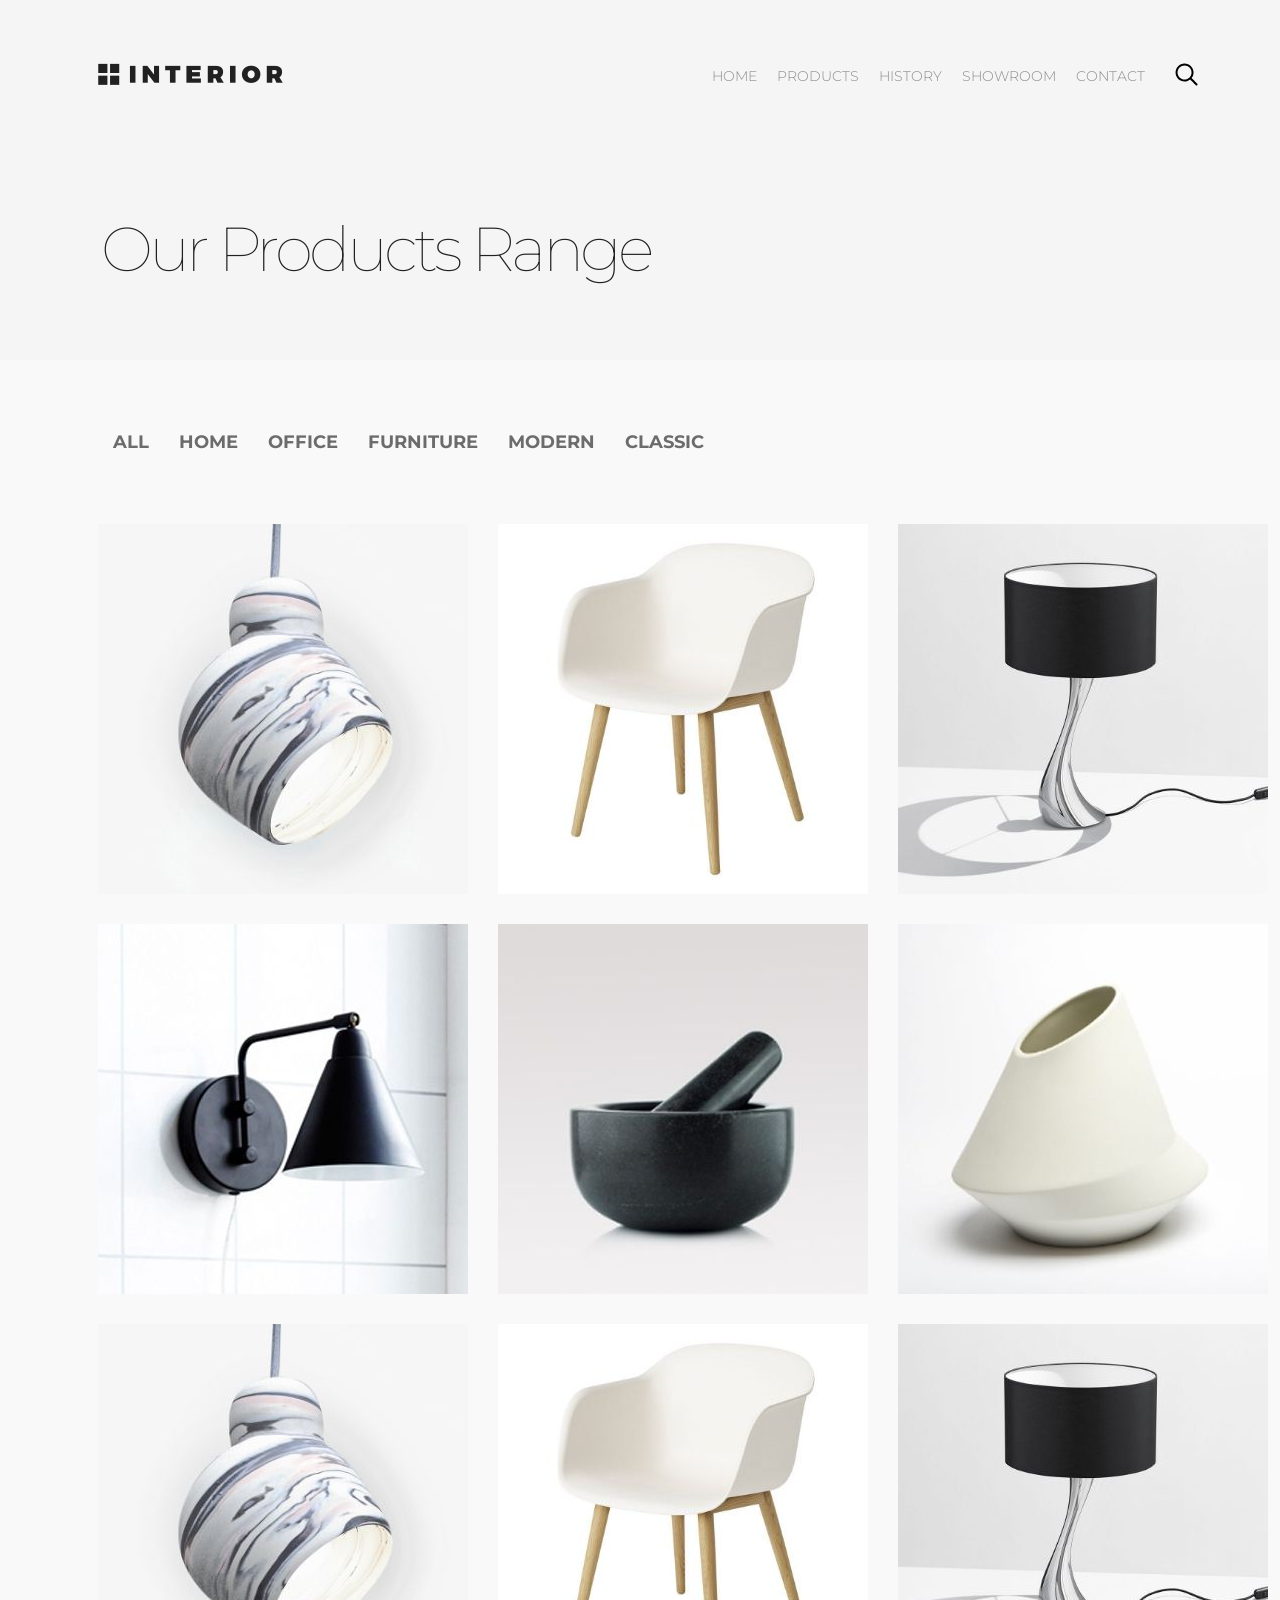
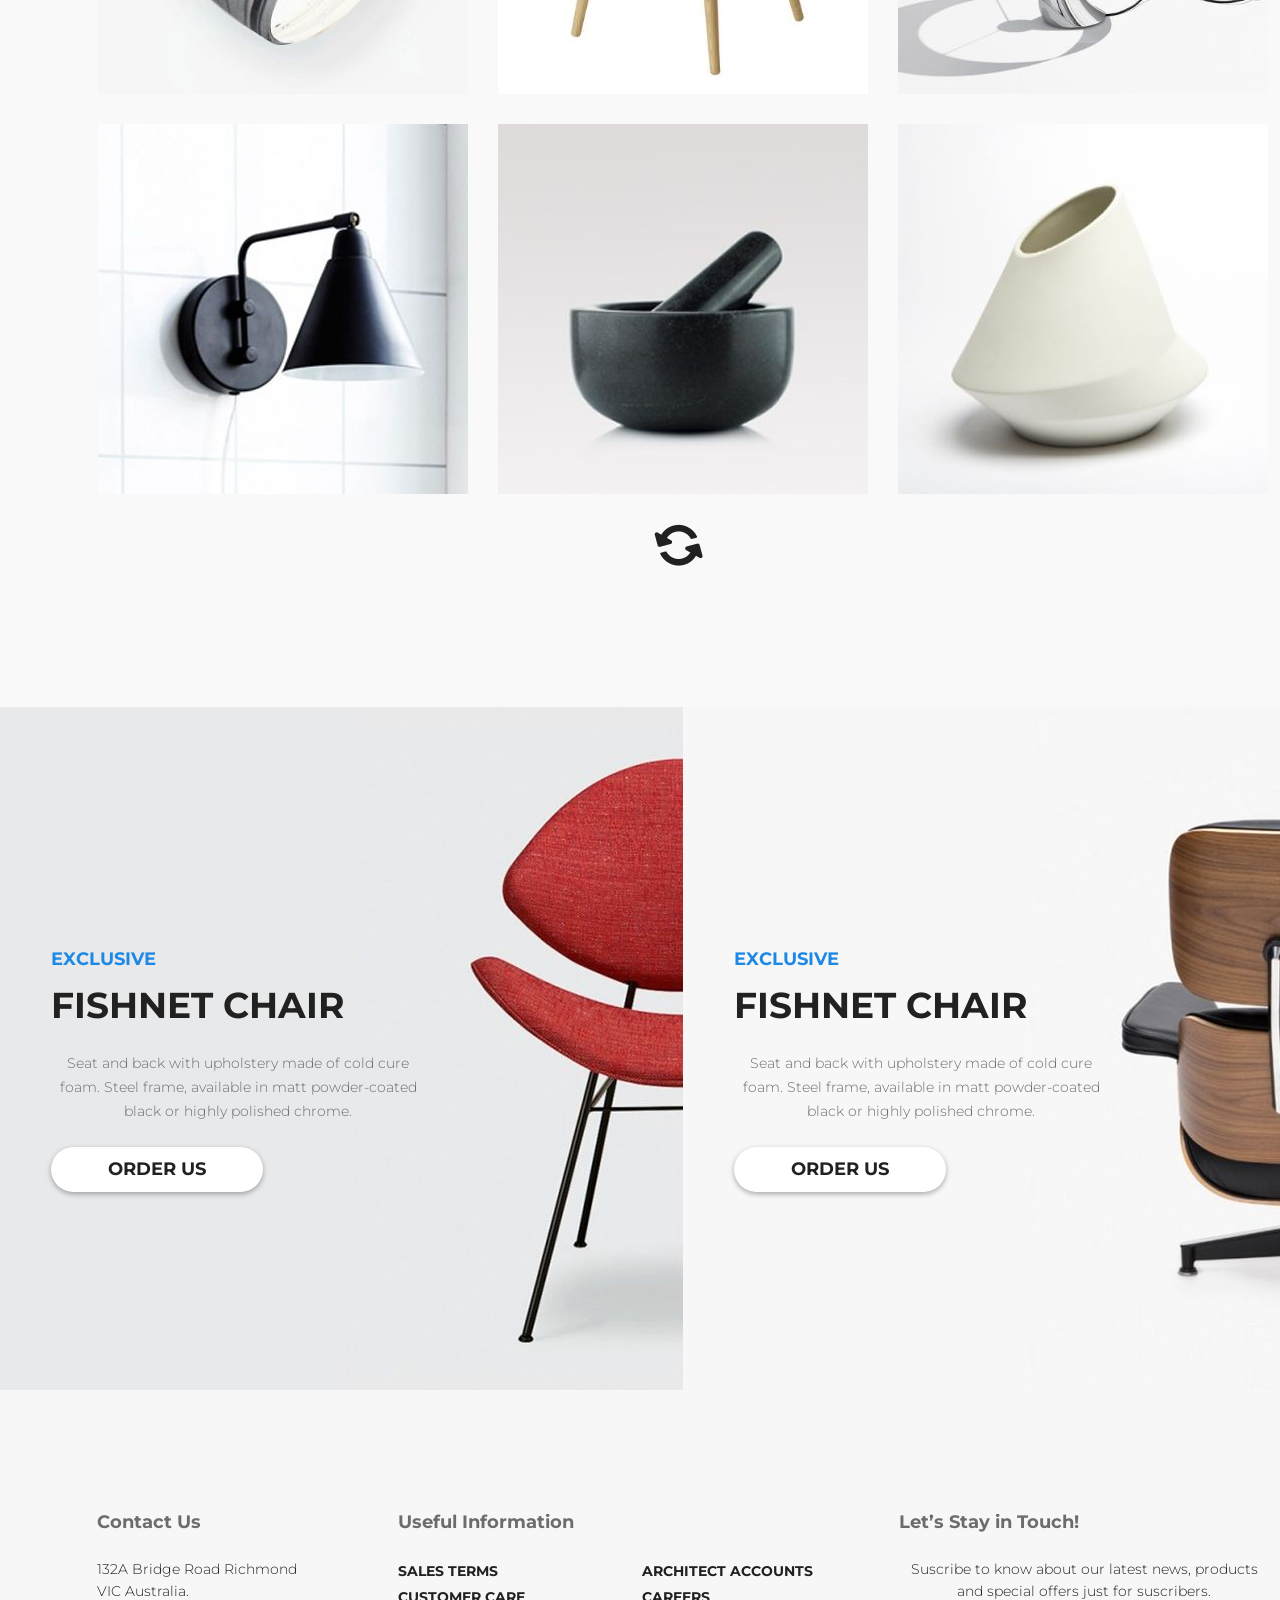
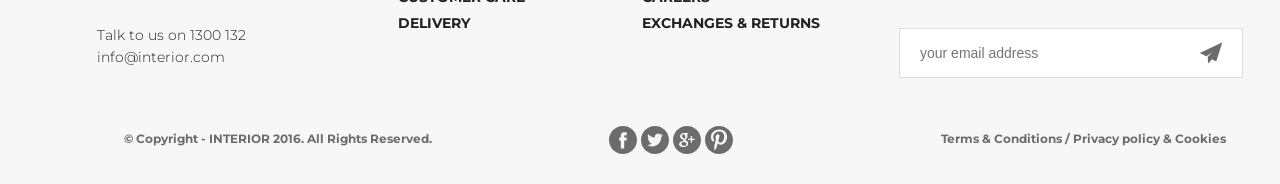
<file: Interior/our_products/products.html>
<!DOCTYPE html>
<html lang="en">
	<head>
		<meta charset="UTF-8">
		<title>Our Products Range</title>
		<link rel="stylesheet" href="../style.css">
		<link rel="stylesheet" href="style_prod.css">
		<link rel="stylesheet" href="https://use.fontawesome.com/releases/v5.6.3/css/all.css" integrity="sha384-UHRtZLI+pbxtHCWp1t77Bi1L4ZtiqrqD80Kn4Z8NTSRyMA2Fd33n5dQ8lWUE00s/" crossorigin="anonymous">
	</head>
	<body>
		<div class="container">
			<header>
				<nav>
					<div class="logo"><a href="../index.html"><img src="../img/logo.png" alt="logo"></a></div>
					<div class="menu">
						<ul>
							<li><a href="../index.html">HOME</a></li>
							<li><a href="#">PRODUCTS</a></li>
							<li><a href="histori.html">HISTORY</a></li>
							<li><a href="showroom.html">SHOWROOM</a></li>
							<li><a href="contact.html">CONTACT</a></li>
						</ul>
					</div>
					<a href="#" class="search"><img src="../img/search.svg" alt=""></a>
				</nav>
				<h1>Our Products Range</h1>
			</header>

			<main>
				<div class="product-menu">
					<ul>
						<li><a href="#">All</a></li>
						<li><a href="#">HOME</a></li>
						<li><a href="#">OFFICE</a></li>
						<li><a href="#">FURNITURE</a></li>
						<li><a href="#">MODERN</a></li>
						<li><a href="#">CLASSIC</a></li>
					</ul>
				</div>
				<div class="product-images">
					<ul>
						<li><a href="#"><img src="img_prod/product-11.jpg" alt=""></a></li>
						<li><a href="#"><img src="img_prod/product-21.jpg" alt=""></a></li>
						<li><a href="#"><img src="img_prod/product-31.jpg" alt=""></a></li>
						<li><a href="#"><img src="img_prod/product-41.jpg" alt=""></a></li>
						<li><a href="#"><img src="img_prod/product-51.jpg" alt=""></a></li>
						<li><a href="#"><img src="img_prod/product-61.jpg" alt=""></a></li>
					</ul>
				</div>
				<div class="product-images">
					<ul>
						<li><a href="#"><img src="img_prod/product-11.jpg" alt=""></a></li>
						<li><a href="#"><img src="img_prod/product-21.jpg" alt=""></a></li>
						<li><a href="#"><img src="img_prod/product-31.jpg" alt=""></a></li>
						<li><a href="#"><img src="img_prod/product-41.jpg" alt=""></a></li>
						<li><a href="#"><img src="img_prod/product-51.jpg" alt=""></a></li>
						<li><a href="#"><img src="img_prod/product-61.jpg" alt=""></a></li>
					</ul>
				</div>
				<div class="reload">
					<a href="#"><i class="fas fa-sync-alt"></i></a>
				</div>
			</main>

			<div class="promo_product">
					<div class="promo_content1">
						<div class="promo_product_content">
							<h3>exclusive</h3>
							<h1>Fishnet Chair</h1>
							<p>Seat and back with upholstery made of cold cure foam. Steel frame, available in matt powder-coated black or highly polished chrome.</p>
							<a href="#">Order Us</a>
						</div>
					</div>
					<div class="promo_content2">
						<div class="promo_product_content">
							<h3>exclusive</h3>
							<h1>Fishnet Chair</h1>
							<p>Seat and back with upholstery made of cold cure foam. Steel frame, available in matt powder-coated black or highly polished chrome.</p>
							<a href="#">Order Us</a>
						</div>
					</div>
				</div>

							<footer id="contact">
				<div class="footer_contact-us">
					<h3>Contact Us</h3>
					<p>132A Bridge Road Richmond VIC  Australia.<br><br>
					Talk to us on 1300 132 info@interior.com</p>
				</div>
				<div class="footer_useful-information">
					<h3>Useful Information</h3>
					<div>
						<a href="#">Sales terms</a><br>
						<a href="#">Customer care</a><br>
						<a href="#">Delivery</a>
					</div>
					<div>
						<a href="#">Architect accounts</a><br>
						<a href="#">Careers</a><br>
						<a href="#">Exchanges & returns</a>
					</div>
				</div>
				<div class="footer_in-touch">
					<h3>Let’s Stay in Touch!</h3>
					<p>Suscribe to know about our latest news, products and special offers just for suscribers.</p>
					<form>
						<input type="text" placeholder="your email address">
						<input type="image" src="../img/sent-mail.svg" alt="send">
					</form>
				</div>
				<div class="footer_clear"></div>
				<div class="footer_copyright">
					<p>&#169; Copyright - INTERIOR 2016. All Rights Reserved.</p>
				</div>
				<div class="footer_social-links">
					<a href="#"><img src="../img/facebook-logo-button.svg" alt="sicial_link"></a>
					<a href="#"><img src="../img/twitter-logo-button.svg" alt="sicial_link"></a>
					<a href="#"><img src="../img/google-plus-logo-button.svg" alt="sicial_link"></a>
					<a href="#"><img src="../img/pinterest-social-logo.svg" alt="sicial_link"></a>
				</div>
				<div class="footer_privacy-policy">
					<p>Terms & Conditions  /  Privacy policy & Cookies</p>
				</div>
			</footer>


		</div>


		<script>document.write('<script src="http://' + (location.host || 'localhost').split(':')[0] + ':35729/livereload.js?snipver=1"></' + 'script>')</script>
	</body>
</html>
</file>
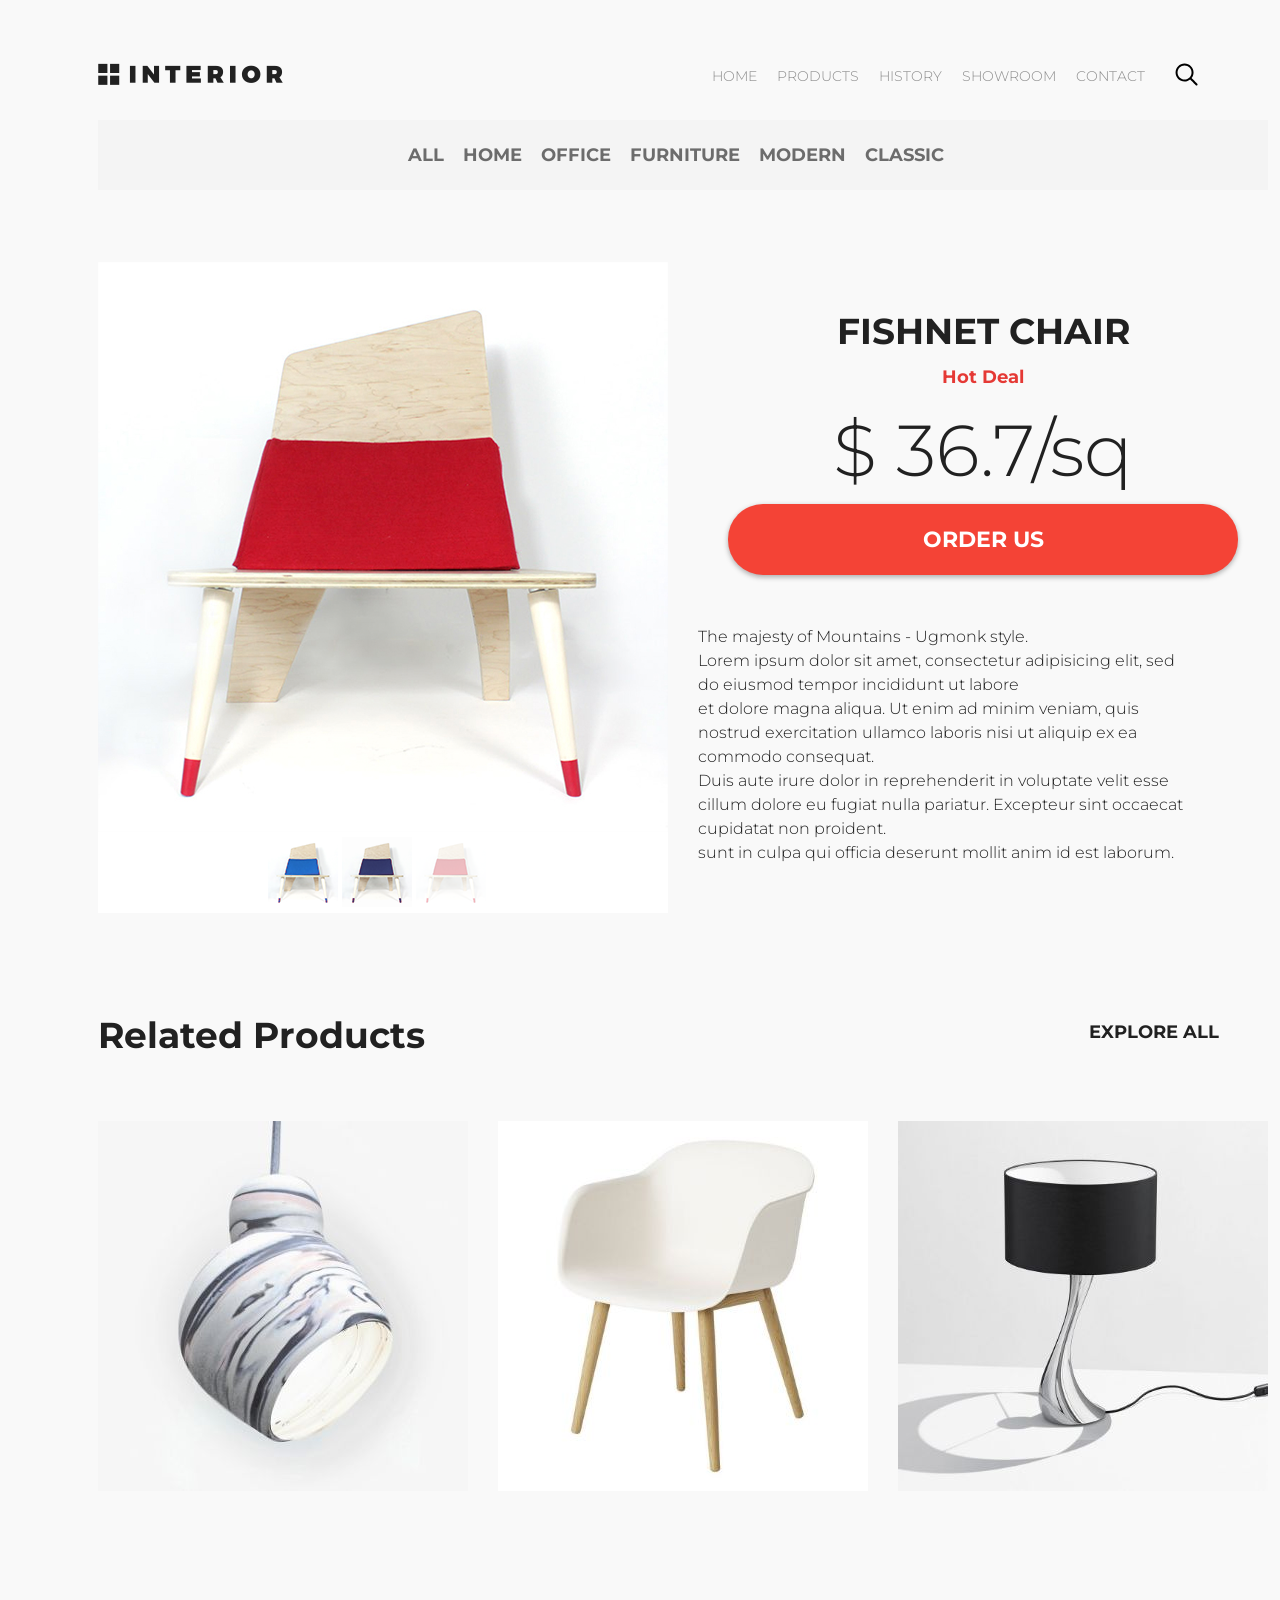
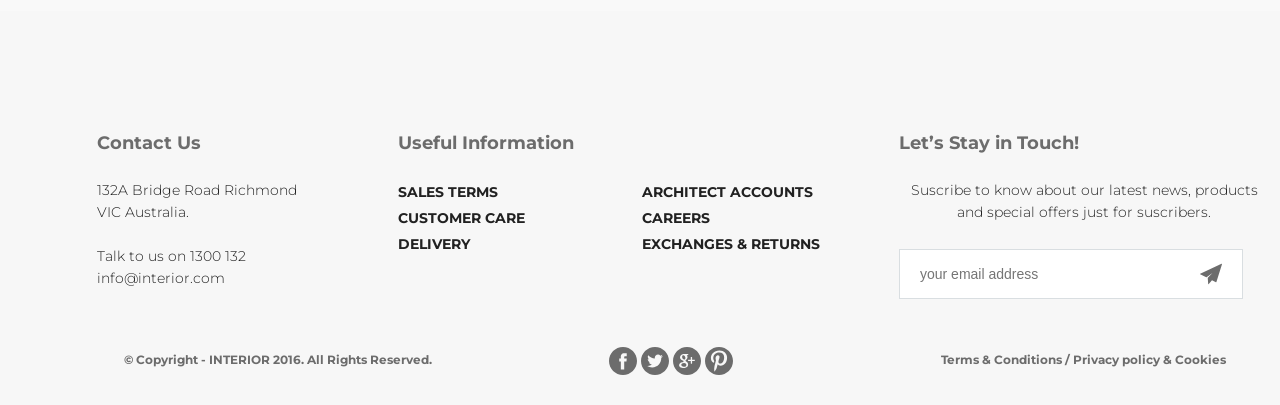
<file: Interior/our_products/showroom.html>
<!DOCTYPE html>
<html lang="en">
	<head>
		<meta charset="UTF-8">
		<title>SHOWROOM</title>
		<link rel="stylesheet" href="../style.css">
		<link rel="stylesheet" href="style_prod.css">
		<link rel="stylesheet" href="https://use.fontawesome.com/releases/v5.6.3/css/all.css" integrity="sha384-UHRtZLI+pbxtHCWp1t77Bi1L4ZtiqrqD80Kn4Z8NTSRyMA2Fd33n5dQ8lWUE00s/" crossorigin="anonymous">
	</head>
	<body>
		<div class="container">
			<header class="products_head">
				<nav>
					<div class="logo"><a href="../index.html"><img src="../img/logo.png" alt="logo"></a></div>
					<div class="menu">
						<ul>
							<li><a href="../index.html">HOME</a></li>
							<li><a href="products.html">PRODUCTS</a></li>
							<li><a href="histori.html">HISTORY</a></li>
							<li><a href="#">SHOWROOM</a></li>
							<li><a href="contact.html">CONTACT</a></li>
						</ul>
					</div>
					<a href="#" class="search"><img src="../img/search.svg" alt=""></a>
				</nav>
			</header>

			<main>
				<div class="product_details_menu">
					<ul>
						<li><a href="#">All</a></li>
						<li><a href="#">HOME</a></li>
						<li><a href="#">OFFICE</a></li>
						<li><a href="#">FURNITURE</a></li>
						<li><a href="#">MODERN</a></li>
						<li><a href="#">CLASSIC</a></li>
					</ul>                   
				</div>
				<div class="product_details_left">
					<img src="img_prod/slider1.png" alt="some_product">
					<ul>
						<li><a href="#"><img src="img_prod/controll00.png" alt="some_product"></a></li>
						<li><a href="#"><img src="img_prod/controll11.png" alt="some_product"></a></li>
						<li><a href="#"><img src="img_prod/controll22.png" alt="some_product"></a></li>
					</ul>
				</div>
				<div class="product_details_right">
					<h1>Fishnet Chair</h1>
					<h3>Hot Deal</h3>
					<h2>$ 36.7/sq</h2>
					<a href="#">Order Us <i class="fas fa-angle-right"></i></a>
					<p>The majesty of Mountains - Ugmonk style.<br>
					Lorem ipsum dolor sit amet, consectetur adipisicing elit, sed do eiusmod tempor incididunt ut labore<br>
					et dolore magna aliqua. Ut enim ad minim veniam, quis nostrud exercitation ullamco laboris nisi ut aliquip ex ea commodo consequat.<br>
					Duis aute irure dolor in reprehenderit in voluptate velit esse cillum dolore eu fugiat nulla pariatur. Excepteur sint occaecat cupidatat non proident.<br>
					sunt in culpa qui officia deserunt mollit anim id est laborum. Sed ut perspiciatis unde omnis iste natus error sit voluptatem accusantium doloremque laudantium, totam rem aperiam, eaque ipsa quae ab illo inventore veritatis et quasi architecto beatae vitae dicta sunt explicabo. Nemo enim ipsam voluptatem quia voluptas sit aspernatur aut odit aut fugit, sed quia consequuntur magni dolores eos qui ratione voluptatem sequi nesciunt. Neque porro quisquam est, qui dolorem ipsum quia dolor sit amet, consectetur, adipisci velit, sed quia non numquam eius modi tempora incidunt ut labore et dolore magnam aliquam quaerat voluptatem.</p>
				</div>

				<div class="trending_product">
					<h2>Related Products</h2>
					<h3>explore all</h3>
				</div>
				<div class="product-images">
					<ul>
						<li><a href="#"><img src="img_prod/product-11.jpg" alt=""></a></li>
						<li><a href="#"><img src="img_prod/product-21.jpg" alt=""></a></li>
						<li><a href="#"><img src="img_prod/product-31.jpg" alt=""></a></li>
					</ul>
				</div>
			</main>

			

			<footer id="contact">
				<div class="footer_contact-us">
					<h3>Contact Us</h3>
					<p>132A Bridge Road Richmond VIC  Australia.<br><br>
					Talk to us on 1300 132 info@interior.com</p>
				</div>
				<div class="footer_useful-information">
					<h3>Useful Information</h3>
					<div>
						<a href="#">Sales terms</a><br>
						<a href="#">Customer care</a><br>
						<a href="#">Delivery</a>
					</div>
					<div>
						<a href="#">Architect accounts</a><br>
						<a href="#">Careers</a><br>
						<a href="#">Exchanges & returns</a>
					</div>
				</div>
				<div class="footer_in-touch">
					<h3>Let’s Stay in Touch!</h3>
					<p>Suscribe to know about our latest news, products and special offers just for suscribers.</p>
					<form>
						<input type="text" placeholder="your email address">
						<input type="image" src="../img/sent-mail.svg" alt="send">
					</form>
				</div>
				<div class="footer_clear"></div>
				<div class="footer_copyright">
					<p>&#169; Copyright - INTERIOR 2016. All Rights Reserved.</p>
				</div>
				<div class="footer_social-links">
					<a href="#"><img src="../img/facebook-logo-button.svg" alt="sicial_link"></a>
					<a href="#"><img src="../img/twitter-logo-button.svg" alt="sicial_link"></a>
					<a href="#"><img src="../img/google-plus-logo-button.svg" alt="sicial_link"></a>
					<a href="#"><img src="../img/pinterest-social-logo.svg" alt="sicial_link"></a>
				</div>
				<div class="footer_privacy-policy">
					<p>Terms & Conditions  /  Privacy policy & Cookies</p>
				</div>
			</footer>


		</div>


		<script>document.write('<script src="http://' + (location.host || 'localhost').split(':')[0] + ':35729/livereload.js?snipver=1"></' + 'script>')</script>
	</body>
</html>
</file>
<file: style.css>
a{
	text-decoration: none;
	color: #000;
	display: inline-block;
	font-size: 40px;
	width: 50%;
	margin: 30px 0;
	text-align: center;
}
a:hover{
	background: #222;
	color: #fff;
	border-radius: 5px;
}
</file>
<file: Flex/style.css>
html{
	background: #fff;
	min-height: 100%;
	display: -webkit-flex;
	display: -moz-flex;
	display: -ms-flex;
	display: -o-flex;
	display: flex;
	-webkit-flex-direction: column;
	-moz-flex-direction: column;
	-ms-flex-direction: column;
	-o-flex-direction: column;
	flex-direction: column;
}
body{
	margin: 0;
	padding: 0;
	display: -webkit-flex;
	display: -moz-flex;
	display: -ms-flex;
	display: -o-flex;
	display: flex;
	-webkit-flex-direction: column;
	-moz-flex-direction: column;
	-ms-flex-direction: column;
	-o-flex-direction: column;
	flex-direction: column;
	flex: auto;
}
a{
	color: #fff;
	text-decoration: underline;
}
a:hover{
	text-decoration: none;
}
img{
	border: 0;
}
h1{
	margin-top: 0;
}
.header{
	width: 100%;
	max-width: 960px;
	min-width: 430px;
	margin: 0 auto 30px;
	padding: 30px 0 10px;
	display: -webkit-flex;
	display: -moz-flex;
	display: -ms-flex;
	display: -o-flex;
	display: flex;
	-webkit-flex-wrap: wrap;
	-moz-flex-wrap: wrap;
	-ms-flex-wrap: wrap;
	-o-flex-wrap: wrap;
	flex-wrap: wrap;
	-ms-align-items: flex-end;
	align-items: flex-end;
	justify-content: space-between;
	-webkit-background-origin: border-box;
	background-origin: border-box;
}
.logo{
	background: #000;
	width: 200px;
	height: 80px;
	font-size: 0;
	margin: 0 10px 10px 0;
	display: -webkit-flex;
	display: -moz-flex;
	display: -ms-flex;
	display: -o-flex;
	display: flex;
	flex: none;
	-ms-align-items: center;
	align-items: center;
}
.nav{
	margin: -5px 0 10px -15px;
	display: -webkit-flex;
	display: -moz-flex;
	display: -ms-flex;
	display: -o-flex;
	display: flex;
	-webkit-flex-wrap: wrap;
	-moz-flex-wrap: wrap;
	-ms-flex-wrap: wrap;
	-o-flex-wrap: wrap;
	flex-wrap: wrap;
}
.nav-item{
	background: #000;
	width: 130px;
	height: 50px;
	font-size: 1.5rem;
	color: #fff;
	text-decoration: none;
	text-align: center;
	margin: 5px 0 0 15px;
	display: -webkit-flex;
	display: -moz-flex;
	display: -ms-flex;
	display: -o-flex;
	display: flex;
	justify-content: center;
	-ms-align-items: center;
	align-items: center;
}
.main{
	width: 100%;
	min-width: 430px;
	max-width: 960px;
	margin: auto;
	flex: auto;
	-webkit-background-origin: border-box;
	background-origin: border-box;
}
.fline{
	background: #000;
	width: 70%;
	min-height: 80px;
	margin: 0 0 30px 30px;
}
.sline{
	background: #000;
	width: 80%;
	min-height: 80px;
	margin: 0 0 30px 30px;
}
.grid{
	display: -webkit-flex;
	display: -moz-flex;
	display: -ms-flex;
	display: -o-flex;
	display: flex;
	justify-content: space-between;
	-webkit-flex-wrap: wrap;
	-moz-flex-wrap: wrap;
	-ms-flex-wrap: wrap;
	-o-flex-wrap: wrap;
	flex-wrap: wrap;
}
.grid-item{
	margin-bottom: 30px;
	flex: 0 1 calc(25% - 30px *3/4);
}
.grid-img{
	width: 100%;
	height: auto;
	display: block;
	margin-bottom: 30px;
}
.sqr{
	width: 200px;
	height: 200px;
	background: #000;
}
.footer{
	background: #000;
	width: 100%;
	max-width: 960px;
	min-width: 430px;
	color: #fff;
	margin: auto;
	padding: 15px;
	-webkit-background-origin: border-box;
	background-origin: border-box;
}






@media screen and (max-width: 860px) {
	.grid-item{
		flex: 0 1 calc(50% - 30px */2);
	}
}
@media screen and (max-width: 560px) {
	.grid-item{
		flex: 0 1 100%;
	}
}
</file>
<file: Interior/style.css>
@import url('https://fonts.googleapis.com/css?family=Montserrat:100,300,700');

*{
	margin: 0;
	padding: 0;
}
body{
	font-family: 'Montserrat', sans-serif;
	background: #f9f9f9;
}
a{
	text-decoration: none;
}
.container{
	width: 1366px;
	margin: 0 auto;
	position: relative;

}
header{
	height: 800px;
	background-image: url(img/slider.jpg);
	padding: 0 98px;
	box-sizing: border-box;
}
nav{
	height: 90px;
	position: relative;
}
.logo{
	float: left;
	width: 185px;
	height: 22px;
	margin-bottom: 288px;
	margin-top: 63px;
}
.menu{
	float: right;
	margin-top: 52px;
	margin-right: 113px;
}
.menu li{
	float: left;
	list-style: none;
	margin: 0 10px;
	display: block;

}
.menu li:hover{
	border-bottom: #212121 solid 3px;
	
}
.menu li a{
	color: #8c8c8c;
	font-size: 14px;
	font-weight: 300;
	line-height: 48px;
	text-decoration: none;
	display: block;
}
.menu li a:hover{
	color: #212121;
	line-height: 48px;
	box-sizing: border-box;
}
.search{
	position: absolute;
	top: 63px;
	right: 70px;
}

.slider_content{
	clear: both;
}
.slider_content h3, h1, a{
	text-transform: uppercase;
}
.slider_content h3{
	color: #43a047;
	font-size: 18px;
	font-weight: 700;
	line-height: 48px;
}
.slider_content h1{
	color: #212121;
	font-size: 62px; 
	font-weight: 100;
	line-height: 72px;
	letter-spacing: -3px;
}
.slider_content p{
	color: #6c6c6c;
	font-size: 14px;
	font-weight: 300;
	line-height: 24px;
	width: 458px;
	margin: 32px 0;
}
.slider_content a{
	display: block;
	background-color: #ffffff;
	box-shadow: 0px 2px 4.85px 0.15px rgba(33, 33, 33, 0.35);
	width: 212px;
	height: 45px;
	border-radius: 23px;
	text-decoration: none;
	color: #212121;
	font-size: 18px;
	font-weight: 700;
	line-height: 45px;
	text-align: center;
	margin-bottom: 40px;
}
.slider_content a:hover{
	background:  #ffffff url(img/arrow.png) no-repeat 173px 14px;
	box-shadow: 1px 3px 5.85px 1.15px rgba(33, 33, 33, 0.35);
}
.slider_dots{
	width: 120px;
	height: 40px;
	margin: 0 auto;
	list-style: none;
}
.slider_dots li{
	width: 30px;
	height: 30px;
	background-color: rgba(33, 33, 33, 0.2);
	border-radius: 50%;
	display: inline-block;
	margin-top: 5px;
	margin-left: 5px;
	transition: 0.5s;
}
.slider_dots li:hover{
	background-color: #212121;
	transform: scale(1.3);
}




.featured_product{
	width: 1171px;
	height: 369px;
	margin: 120px auto;
}
.featured_product_h2{
	float: left;
	width: 300px;
	height: 49px;
	margin-bottom: 50px;
}
.featured_product_h2 h2{
	float: left;
	color: #6c6c6c;
	font-size: 36px;
	font-weight: 700;
	padding: 0 10px 10px 10px;
	border-bottom: 1px solid #6c6c6c;

}
.featured_product_h2 h2:hover{
	color: #212121;
	border-bottom: 3px solid #212121;
}
.featured_product h3{
	width: 180px;
	height: 18px;
	float: right;
	color: #212121;
	font-size: 18px;
	font-weight: 700;
	line-height: 24px;
	text-align: left;
	text-transform: uppercase;
	padding-left: 10px;
	margin-top: 7px;
}
.featured_product h3:hover{
	background: url(img/arrow.png) 156px 4px no-repeat;
}
.featured_products{
	clear: both;
	width: 1170px;
	height: 270px;
	list-style-type: none;
	float: left;

}
.featured_products li{
	width: 270px;
	height: 270px;
	float: left;
	margin-right: 30px;
	
}
.featured_products li:last-child{
	margin-right: 0;
}
.featured_products div{
	height: 138px;
	display: none;
	/*visibility: hidden;*/
	background: #fff;
	border: 1px solid #9c9c9c;
	opacity: 0.9;
	width: 268px;
	height: 268px;
	text-align: center;
	padding: 62px 32px 68px 32px;
	box-sizing: border-box;
}
.featured_products div h3{
	color: #212121;
	font-size: 21.91px;
	font-weight: 700;
	line-height: 30px;
	transform: scaleX(1.0041);
	text-transform: capitalize;
	padding: 0;
	margin: 0;
	margin-bottom: 23px;
}
.featured_products div h3:hover{
	background: none;
}
.featured_products div p{
	overflow-y: scroll;
	clear: both;
	height: 44px;
	color: #6c6c6c;
	font-size: 13.94px;
	font-weight: 300;
	line-height: 22px;
	transform: scaleX(1.0041);
}
.featured_products li:hover div{
	display: block;
	/*visibility: visible;*/
}




.promo_product{
	height: 683px;
}
.promo_product h3, a{
	text-transform: uppercase;
}
.promo_content1{
	background: url(img/promo-img1.jpg) no-repeat;
}
.promo_content2{
	background: url(img/promo-img2.jpg) no-repeat;
}

.promo_content1, .promo_content2{
	width: 683px;
	height: 683px;
	float: left;
} 
.promo_product_content{
	padding: 228px 0 0 51px;
	width: 374px;
}
.promo_product h3{
	color: #1e88e5;
	font-size: 18px;
	font-weight: 700;
	line-height: 48px;
}

.promo_product h1{
	color: #212121;
	font-size: 36px; 
	font-weight: 700;
}
.promo_product p{
	width: 374px;
	color: #6c6c6c;
	font-size: 14px;
	font-weight: 300;
	line-height: 24px;
	margin: 24px 0;
}
.promo_product a{
	display: block;
	background-color: #ffffff;
	box-shadow: 0px 2px 4.85px 0.15px rgba(33, 33, 33, 0.35);
	width: 212px;
	height: 45px;
	border-radius: 23px;
	text-decoration: none;
	color: #212121;
	font-size: 18px;
	font-weight: 700;
	line-height: 45px;
	text-align: center;
}	
.promo_product a:hover{
	background:  #ffffff url(img/arrow.png) no-repeat 173px 16px;
	box-shadow: 1px 3px 5.85px 1.15px rgba(33, 33, 33, 0.35);
}



.trending_product{
	clear: both;
	width: 1171px;
	height: 869px;
	margin: 120px auto;
}
.trending_product h2{
	float: left;
	color: #6c6c6c;
	font-size: 36px;
	font-weight: 700;
	margin-bottom: 64px;
}
.trending_product h3{
	width: 180px;
	height: 18px;
	float: right;
	color: #212121;
	font-size: 18px;
	font-weight: 700;
	line-height: 24px;
	text-transform: uppercase;
	margin-top: 7px;
	padding-left: 10px;
}
.trending_product h3:hover{
	background: url(img/arrow.png) 156px 4px no-repeat;
}
.trending_products{
	clear: both;
	width: 1170px;
	height: 770px;
	list-style-type: none;
	float: left;
}
.trending_products li{
	float: left;
}
.trending_products li img{
	width: 370px;
	height: 370px;
	margin-right: 30px;
	margin-bottom: 30px;
	float: left;
}
.trending_products li img:nth-child(3n+3){
	margin-right: 0;

}

.main_slider{
	clear: both;
	height: 800px;
	background: url(img/main-slider.jpg) no-repeat;
}
.main_slider .slider_content{
	margin-bottom: 146px; 
	padding: 287px 0 0 98px;
	width: 562px;
	height: 303px;
}
.main_slider .slider_content h3{
	color: #e53935;
}


.exclusive_product{
	width: 1170px;
	height: 570px;
	margin: 120px auto;
}
.exclusive_product_left{
	float: left;
	height: 570px;
	width: 570px;
	background: url(img/promo-img3.jpg);
	margin-right: 30px;
}
.exclusive_product_left > .promo_product_content{
	margin-top: -42px;
}
.exclusive_product_left p{
	width: 332px;
}
.exclusive_product_right{
	float: left;
	height: 570px;
	width: 570px;
	margin: 0 auto;
}
.exclusive_products{
	list-style-type: none;
	height: 570px;
}
.exclusive_products li{
	float: left;
	width: 270px;
	height: 270px;
	margin-right: 30px;
	margin-bottom: 30px;
}
.exclusive_products li:nth-child(2n+2){
	margin-right: 0;
}


.mobile_app{
	background: url(img/mobile-app.jpg) no-repeat;
	height: 392px;
	padding: 125px 0 0 98px;
}	
.mobile_app > .slider_content h3{
	color: #6c6c6c;
}
.mobile_app > .slider_content h1{
	width: 607px;
	height: 146px;
	letter-spacing: -4px;
	line-height: 52px;
}
.mobile_app > .slider_content p{
	margin: 29px 0;
}
.mobile_app a{
	box-shadow: none;
	display: inline;
	background: none;
}
.mobile_app a:hover{
	box-shadow: none;
	background: none;
}

footer{
	background-color: #f7f7f7;
	height: 274px;
	padding: 120px 97px 0;
}
.footer_contact-us h3, .footer_useful-information h3, .footer_in-touch h3{
	color: #6c6c6c;
	font-size: 18px;
	font-weight: 700;
	line-height: 24px;
	text-align: left;
	margin-bottom: 24px;
}
.footer_contact-us{
	float: left;
	width: 221px;
	height: 139px;
	margin: 0 80px 77px 0;
}
.footer_contact-us p{
	color: #212121;
	font-size: 14px;
	font-weight: 300;
	line-height: 22px;
	text-align: left;
}
.footer_useful-information{
	float: left;
	width: 422px;
	height: 101px;
	margin: 0 auto 105px;
}
.footer_useful-information div:nth-child(1n+1){
	float: left;
}
.footer_useful-information div:nth-child(4n-1){
	float: right;
}
.footer_useful-information a{
	color: #212121;
	font-size: 14px;
	font-weight: 700;
	line-height: 26px;
	text-align: left;
}
.footer_in-touch{
	float: right;
	width: 370px;
	height: 147px;
	margin: 0 0 67px 78px;
}
.footer_in-touch p{
	color: #212121;
	font-size: 14px;
	font-weight: 300;
	line-height: 22px;
	margin-bottom: 26px;
}
.footer_in-touch form{
	height: 48px;
	position: relative;
}
.footer_in-touch input[type="text"]{
	background: #fff;
	width: 240px;
	height: 48px;
	padding: 0 20px;
	border: 1px solid #d9dee1;
	color: #6c6c6c;
	font-weight: 300;
	line-height: 22px;
	font-size: 14px;
	border-right: none;
}
.footer_in-touch input[type="image"]{
	background: #fff;
	border: 1px solid #d9dee1;
	border-left: none;
	width: 22px;
	position: absolute;
	padding: 13px 20px;
}
.footer_clear{
	clear: both;
}
.footer_copyright{
	float: left;
	width: 362px;
	height: 9px;
	color: #6c6c6c;
	font-size: 12px;
	font-weight: 700;
	line-height: 26px;
}
.footer_social-links{
	float: left;
	width: 129px;
	height: 28px;
	margin: 0 170px 0 150px;
}
.footer_social-links a img{
	height: 28px;
}
.footer_privacy-policy{
	float: left;
	width: 310px;
	height: 12px;
	color: #6c6c6c;
	font-size: 12px;
	font-weight: 700;
	line-height: 26px;
	text-align: right;
	padding: 0 20px;
}

.arrow_on-top{
	position: fixed;
	z-index: 2;
	width: 80px;
	height: 80px;
	background: #000 url(img/arrow_on-top.svg) 15px 15px no-repeat;
	border-radius: 10px;
	bottom: 20px;
	left: 20px;
	transform: rotate(-90deg);
	opacity: 0.2;
}
.arrow_on-top a{
	width: 80px;
	height: 80px;
	display: block;	
}
.arrow_on-top:hover{
	transform: rotate(-90deg);
	opacity: 0.7;
}
</file>
<file: Flex/style2.css>
html{
	background: #fff;
	min-height: 100%;
	display: -webkit-flex;
	display: -moz-flex;
	display: -ms-flex;
	display: -o-flex;
	display: flex;
	-webkit-flex-direction: column;
	-moz-flex-direction: column;
	-ms-flex-direction: column;
	-o-flex-direction: column;
	flex-direction: column;
}
body{
	margin: 0;
	padding: 0 15px;
	display: -webkit-flex;
	display: -moz-flex;
	display: -ms-flex;
	display: -o-flex;
	display: flex;
	-webkit-flex-direction: column;
	-moz-flex-direction: column;
	-ms-flex-direction: column;
	-o-flex-direction: column;
	flex-direction: column;
	flex: auto;
}
a{
	color: #fff;
	text-decoration: none;
}
img{
	border: 0;
}
h1{
	margin-top: 0;
}
.header{
	width: 100%;
	max-width: 960px;
	min-width: 430px;
	margin: 0 auto 30px;
	padding: 30px 0 10px;
	display: -webkit-flex;
	display: -moz-flex;
	display: -ms-flex;
	display: -o-flex;
	display: flex;
	-webkit-flex-wrap: wrap;
	-moz-flex-wrap: wrap;
	-ms-flex-wrap: wrap;
	-o-flex-wrap: wrap;
	flex-wrap: wrap;
	justify-content: space-between;
	-webkit-background-origin: border-box;
	background-origin: border-box;
}
.logo{
	background: #000;
	width: 150px;
	height: 50px;
	margin: 0 10px 40px 0;
	display: -webkit-flex;
	display: -moz-flex;
	display: -ms-flex;
	display: -o-flex;
	display: flex;
	flex: none;
	justify-content: center;
	-ms-align-items: center;
	align-items: center;
}
.header-right{
	background: #000;
	min-width: 50px;
	font-size: 20px;
	color: #fff;
	margin-bottom: 40px;
	flex-basis: 300px;
	display: -webkit-flex;
	display: -moz-flex;
	display: -ms-flex;
	display: -o-flex;
	display: flex;
	justify-content: center;
	-ms-align-items: center;
	align-items: center;
}
.header-bottom{
	background: #000;
	min-width: 50px;
	font-size: 20px;
	color: #fff;
	flex-basis: 100%;
	display: -webkit-flex;
	display: -moz-flex;
	display: -ms-flex;
	display: -o-flex;
	display: flex;
	justify-content: center;
	-ms-align-items: center;
	align-items: center;
}
.main{
	width: 100%;
	max-width: 960px;
	min-width: 430px;
	margin: auto;
	flex: auto;
	-webkit-background-origin: border-box;
	background-origin: border-box;
}
.grid{
	display: -webkit-flex;
	display: -moz-flex;
	display: -ms-flex;
	display: -o-flex;
	display: flex;
	-webkit-flex-wrap: wrap;
	-moz-flex-wrap: wrap;
	-ms-flex-wrap: wrap;
	-o-flex-wrap: wrap;
	flex-wrap: wrap;
	justify-content: center;
}
.grid-item{
	margin-bottom: 30px;
	flex-basis: calc(33.33% - 30px * 2/3);
	display: -webkit-flex;
	display: -moz-flex;
	display: -ms-flex;
	display: -o-flex;
	display: flex;
	-webkit-flex-wrap: wrap;
	-moz-flex-wrap: wrap;
	-ms-flex-wrap: wrap;
	-o-flex-wrap: wrap;
	flex-wrap: wrap;
}
.grid-img{
	width: 200px;
	height: 200px;
	background: #000;
	margin: 0 auto 20px;
	flex: 0 1 80%;
}
.grid-title{
	text-align: center;
}
.grid-cont{
	flex: 0 1 100%;
}
.footer{
	width: 100%;
	text-align: center;
	background: #000;
	max-width: 960px;
	min-width: 430px;
	color: #fff;
	margin: auto;
	padding: 15px;
	-webkit-background-origin: border-box;
	background-origin: border-box;
}


@media screen and (max-width: 800px){
	.header-right{
		display: none;
	}	
	.grid-item{
		-webkit-flex-wrap: nowrap;
		-moz-flex-wrap: nowrap;
		-ms-flex-wrap: nowrap;
		-o-flex-wrap: nowrap;
		flex-wrap: nowrap;
		flex-basis: 100%;
	}
	.grid-img{
		flex: 0 0 auto;
	}
	.grid-item:nth-child(even) .grid-img{
		margin: 0 0 0 30px;
		order: 2;
	}
	.grid-item:nth-child(odd) .grid-img{
		margin: 0 30px 0 0 ;
	}
	.flex-cont{
		flex: 1 1 auto;
	}
	.grid-title{
		text-align: left;
	}
}

@media screen and (max-width: 600px){
	.grid-img{
		display: none;
	}
}
</file>
<file: Interior/our_products/style_prod.css>
li{
	list-style: none;
}
header{
	background: #f5f5f5;
	height: 360px;
}
.logo{
	margin-bottom: 128px;
}
main{
	padding: 0 98px;
}
header h1{
	clear: both;
	width: 575px;
	height: 58px;
	color:#212121;
	font-size: 62px;
	font-weight: 100;
	line-height: 72px;
	letter-spacing: -4px;
	text-transform: none;
	margin-left: 3px;
}
.product-menu li{
	float: left;
	margin: 71px 0;
}
.product-menu li a{
	color: #6c6c6c;
	font-size: 18px;
	font-weight: 700;
	padding: 0 15px 7px 15px;
}
.product-menu ul li a:hover{
	color: #212121;
	border-bottom: 1px solid #6c6c6c;
}
.product-menu ul li a:active{
	color: #212121;
	border-bottom: 3px solid #212121;
}

.product-images{
	clear: both;
	height: 770px;
}
.product-images li{
	width: 370px;
	height: 370px;
	float: left;
	margin-right: 30px;
	margin-bottom: 30px;
}
.product-images li:nth-child(3n+3){
	margin-right: 0;
}
.reload{
	margin: 70px auto;
	width: 53px;
}
.reload a i{
	width: 43px;
	height: 43px;
	color: #212121;
	font-size: 42px;
	text-align: center;
	transform: scale(-1, 1) rotate(15deg);
}
.reload a i:hover{
	transition: 3s;
	transform: scale(-1, 1) rotate(720deg);
}
.reload a i:active{
	transition: 0.3s;
	transform: scale(-1.3, 1.3) rotate(360deg);
}
.promo_product{
	margin-top: 140px;
}



.products_head{
	background: #f9f9f9;
	height: 120px;
}
.product_details_menu{
	height: 70px;
	background: #f4f4f4;
	margin-bottom: 72px;
}
.product_details_menu ul{
	width: 647px;
	margin: 0 auto;
	text-align: center;
}
.product_details_menu ul li{
	display: inline-block;
}
.product_details_menu a{
	color: #6c6c6c;
	font-size: 18px;
	font-weight: 700;
	line-height: 70px;
	padding-right: 15px;
	transform: scaleY(1.0006);
}
.product_details_menu a:hover{
	color: #212121;
}


.product_details_left{
	float: left;
	width: 570px;
	height: 651px;
	background: #fff;
	margin-bottom: 100px;
}
.product_details_left ul{
	width: 230px;
	height: 71px;
	margin: 0 auto;
}
.product_details_left ul li{
	display: inline-block;
}



.product_details_right{
	float: right;
	width: 570px;
	height: 651px;
	text-align: center;
	color: #212121;
}
.product_details_right h1{
	font-size: 35.98px;
	font-weight: 700;
	margin-top: 47px;
	transform: scaleY(1.0005);
}
.product_details_right h3{
	color: #e53935;
	font-size: 18px;
	font-weight: 700;
	line-height: 48px;
	transform: scaleY(1.0005);
	margin-bottom: 25px;
}
.product_details_right h2{
	font-size: 72px;
	font-weight: 300;
	line-height: 48px;
	transform: scaleY(1.0005);
}
.product_details_right h2:hover{
	font-size: 36px;
}
.product_details_right a{
	display: block;
	margin: 30px auto 50px;
	background-color: #f44336;
	box-shadow: 0px 2px 4.85px 0.15px rgba(33, 33, 33, 0.35);
	width: 510px;
	height: 71px;
	border-radius: 35px;
	color: #fff;
	font-size: 22px;
	font-weight: 700;
	line-height: 71px;
	transform: scaleY(1.0005);
	position: relative;
}
.product_details_right a i{
	font-size: 36px;
	width: 15px;
	height: 24px;
	visibility: hidden;
	position: absolute;
	left: 334px;
	top: 16px;
}
.product_details_right a:hover i{
	visibility: visible;
}
.product_details_right a:hover{
	box-shadow: 1px 3px 5.85px 1.15px rgba(33, 33, 33, 0.35);
}
.product_details_right p{
	width: 499px;
	height: 244px;
	overflow-y: scroll;
	text-align: left;
	font-size: 16px;
	font-weight: 300;
	line-height: 24px;
	transform: scaleY(1.0005);
}

.trending_product{
	height: 30px;
	margin-bottom: 68px;
}
.trending_product h2{
	color: #212121;
}
.product-images{
	height: 370px;
	margin-bottom: 120px;
}


.clr{
	clear: both;
	height: 1px;
}


.reload_lite > .reload a i{
	color: #6c6c6c;
}

.blog-container{
	background: #fafafa;
	border-radius: 5px;
	box-shadow: rgba(0, 0, 0, 0.2) 0 4px 2px -2px;
	font-weight: 100;
	padding: 0 15px;
	margin: 0 -98px 50px;
}
.blog-container_main{
	padding: 0 98px;
}
.blog-container a:hover{
	color: #f44336;
}
.blog-cover{
	background: url(img_prod/image1.jpg) 100% 17%;
	-webkit-background-size: cover;
	background-size: cover;
	border-radius: 5px 5px 0 0;
	height: 17rem;
	margin-left: -98px;
	margin-right: -98px;
	box-shadow: inset rgba(0,0,0,0.2) 0 64px 64px 16px;
}
.blog-body{
	margin: 0 auto;
	color: #212121;
	font-size: 1.1rem;
}
.blog-title{
	margin: 0.6rem 0;
}
.blog-title h1 a{
	font-weight: 100;
	color: #6c6c6c;
}
.blog-text p{
	line-height: 1.6rem;
	text-align: left;
}
.blog-tags{
	margin: 0.5rem 0;
}
.blog-tags ul{
	display: flex;
	-webkit-flex-direction: row;
	-moz-flex-direction: row;
	-ms-flex-direction: row;
	-o-flex-direction: row;
	flex-direction: row;
	-webkit-flex-wrap: wrap;
	-moz-flex-wrap: wrap;
	-ms-flex-wrap: wrap;
	-o-flex-wrap: wrap;
	flex-wrap: wrap;
}
.blog-tags li + li{
	margin-left: 0.7rem;
}
.blog-tags li a{
	text-transform: lowercase;
	border: 1px solid #e6e6e6;
	border-radius: 3px;
	color: #6c6c6c;
	padding: 0 0.5rem;
	width: 5rem;
}
.blog-footer{
	border-top: 1px solid #e6e6e6;
	padding: 2px 0 4px 0;
}



.location{
	height: 370px;
	margin: 71px 0 122px 0;
}
.location_address{
	float: left;
	width: 366px;
	height: 366px;
	border: 1px solid #9c9c9c;
	background: #fff;
	opacity: 0.9;
	margin-right: 30px;
	box-sizing: border-box;
	padding: 48px 50px 63px 49px;
}
.location_address:last-child{
	margin: 0;
}
.location_address i, h2, p{
	text-align: center;
}
.location_address i{
	width: 38px;
	height: 48px;
	color: #212121;
	font-size: 48px;
	font-weight: 600;
	line-height: 30px;
	margin-left: 118px;
}
.location_address h2{
	color: #212121;
	font-size: 21.91px;
	font-weight: 700;
	line-height: 30px;
	transform: scaleX(1.0041);
	margin: 24px 0 13px 0;
}
.location_address p{
	color: #6c6c6c;
	font-size: 14px;
	font-weight: 700;
	line-height: 24.082px;
}
.location_address p span{
	color: #212121;
}
.location_address p span:last-child{
	color: #6c6c6c;
	font-weight: 300;
	transform: scaleX(1.0041);
	letter-spacing: -0.3px;
}
</file>
